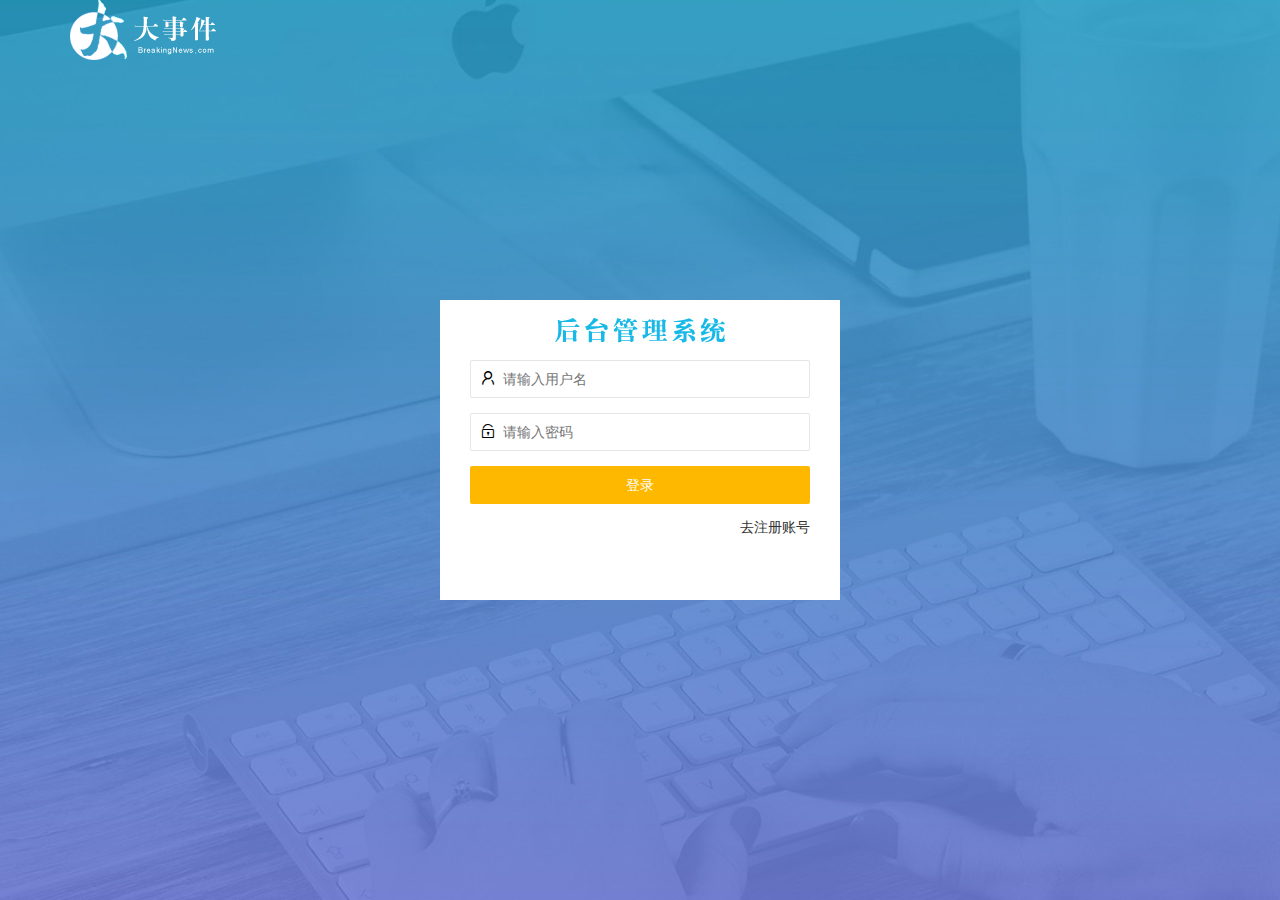
<file: login.html>
<!DOCTYPE html>
<html lang="en">

<head>
    <meta charset="UTF-8">
    <meta name="viewport" content="width=device-width, initial-scale=1.0">
    <title>大事件-登录/注册</title>
    <link rel="stylesheet" href="./assets/lib/layui/css/layui.css">
    <link rel="stylesheet" href="./assets/css/login.css">
</head>

<body>
    <!-- 头部 logo 区域 -->
    <div class="layui-main">
        <img src="./assets/images/logo.png" alt="">
    </div>
    <!-- 登录注册区域 -->
    <div class="loginAndRegBox">
        <div class="title-box"></div>
        <!-- 登录的div -->
        <div class="login-box">
            <!-- 登录表单 begin-->
            <form class="layui-form" action="" id="form_login">
                <!-- 用户名 -->
                <div class="layui-form-item">
                    <i class="layui-icon layui-icon-username"></i>
                    <input type="text" name="username" required lay-verify="required" placeholder="请输入用户名"
                        autocomplete="off" class="layui-input">
                </div>
                <!-- 密码 -->
                <div class="layui-form-item">
                    <i class="layui-icon layui-icon-password"></i>
                    <input type="password" name="password" required lay-verify="required|pwd" placeholder="请输入密码"
                        autocomplete="off" class="layui-input">
                </div>
                <!-- 登录按钮 -->
                <div class="layui-form-item">
                    <!-- 表单按钮lay-submit区别提交按钮和普通按钮 -->
                    <button class="layui-btn layui-btn-fluid layui-btn-warm" lay-submit
                        lay-filter="formDemo">登录</button>
                </div>
                <!-- 超链接按钮 -->
                <div class="layui-form-item links">
                    <a href="javascript:;" id="link_reg">去注册账号</a>
                </div>
            </form>
            <!-- 登录表单 end -->
            <!-- <a href="javascript:;" id="link_reg">去注册账号</a> -->
        </div>
        <!-- 注册的div -->
        <div class="reg-box">
            <!-- 注册表单 begin-->
            <form class="layui-form" action="" id="regForm">
                <!-- 用户名 -->
                <div class="layui-form-item">
                    <i class="layui-icon layui-icon-username"></i>
                    <input type="text" name="username" required lay-verify="required" placeholder="请输入用户名"
                        autocomplete="off" class="layui-input">
                </div>
                <!-- 密码 -->
                <div class="layui-form-item">
                    <i class="layui-icon layui-icon-password"></i>
                    <input type="password" name="password" required lay-verify="required|pwd" placeholder="请输入密码"
                        autocomplete="off" class="layui-input">
                </div>
                <!-- 确认密码 -->
                <div class="layui-form-item">
                    <i class="layui-icon layui-icon-password"></i>
                    <input type="password" name="repassword" required lay-verify="required|pwd|repwd"
                        placeholder="再次确认密码" autocomplete="off" class="layui-input">
                </div>
                <!-- 注册按钮 -->
                <div class="layui-form-item">
                    <!-- 表单按钮lay-submit区别提交按钮和普通按钮 -->
                    <button class="layui-btn layui-btn-fluid layui-btn-warm" lay-submit
                        lay-filter="formDemo">注册</button>
                </div>
                <!-- 超链接按钮 -->
                <div class="layui-form-item links">
                    <a href="javascript:;" id="link_login">去登录</a>
                </div>
            </form>
            <!-- <a href="javascript:;" id="link_login">去登录</a> -->
        </div>



        <!-- 导入 layui 的JS文件 -->
        <script src="/assets/lib/layui/layui.all.js"></script>
        <!-- 导入 JQuery -->
        <script src="./assets/lib/jquery.js"></script>
        <!-- 导入js文件 -->
        <script src="/assets/js/baseAPI.js"></script>
        <!-- 导入自己的 JavaScript 脚本 -->
        <script src="./assets/js/login.js"></script>
    </div>
</body>

</html>
</file>
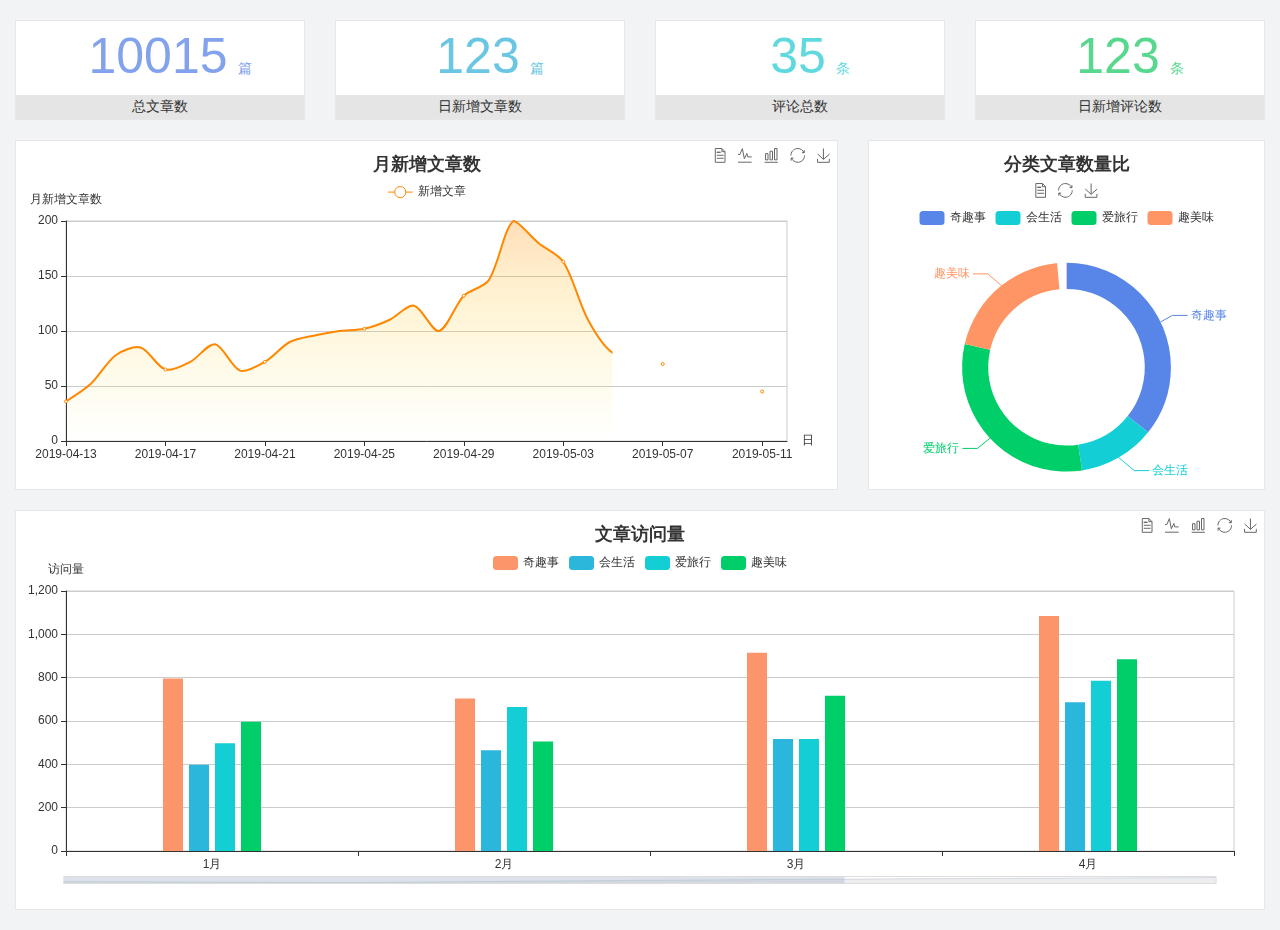
<file: home/dashboard.html>
<!DOCTYPE html>
<html lang="en">

<head>
  <meta charset="UTF-8">
  <meta name="viewport" content="width=device-width, initial-scale=1.0">
  <meta http-equiv="X-UA-Compatible" content="ie=edge">
  <title>图表统计</title>
  <link rel="stylesheet" href="../../assets/lib/bootstrap.css" />
  <link rel="stylesheet" href="../../assets/lib/main.css" />
  <script src="../../assets/lib/jquery.js"></script>
  <script type="text/javascript" src="../../assets/lib/echarts.min.js"></script>
</head>

<body>
  <div class="container-fluid">
    <div class="row spannel_list">
      <div class="col-sm-3 col-xs-6">
        <div class="spannel">
          <em>10015</em><span>篇</span>
          <b>总文章数</b>
        </div>
      </div>
      <div class="col-sm-3 col-xs-6">
        <div class="spannel scolor01">
          <em>123</em><span>篇</span>
          <b>日新增文章数</b>
        </div>
      </div>
      <div class="col-sm-3 col-xs-6">
        <div class="spannel scolor02">
          <em>35</em><span>条</span>
          <b>评论总数</b>
        </div>
      </div>
      <div class="col-sm-3 col-xs-6">
        <div class="spannel scolor03">
          <em>123</em><span>条</span>
          <b>日新增评论数</b>
        </div>
      </div>
    </div>
  </div>

  <div class="container-fluid">
    <div class="row curve-pie">
      <div class="col-lg-8 col-md-8">
        <div class="gragh_pannel" id="curve_show"></div>
      </div>
      <div class="col-lg-4 col-md-4">
        <div class="gragh_pannel" id="pie_show"></div>
      </div>
    </div>
  </div>

  <div class="container-fluid">
    <div class="column_pannel" id="column_show"></div>
  </div>

  <script>
    var oChart = echarts.init(document.getElementById('curve_show'));
    var aList_all = [
      { 'count': 36, 'date': '2019-04-13' },
      { 'count': 52, 'date': '2019-04-14' },
      { 'count': 78, 'date': '2019-04-15' },
      { 'count': 85, 'date': '2019-04-16' },
      { 'count': 65, 'date': '2019-04-17' },
      { 'count': 72, 'date': '2019-04-18' },
      { 'count': 88, 'date': '2019-04-19' },
      { 'count': 64, 'date': '2019-04-20' },
      { 'count': 72, 'date': '2019-04-21' },
      { 'count': 90, 'date': '2019-04-22' },
      { 'count': 96, 'date': '2019-04-23' },
      { 'count': 100, 'date': '2019-04-24' },
      { 'count': 102, 'date': '2019-04-25' },
      { 'count': 110, 'date': '2019-04-26' },
      { 'count': 123, 'date': '2019-04-27' },
      { 'count': 100, 'date': '2019-04-28' },
      { 'count': 132, 'date': '2019-04-29' },
      { 'count': 146, 'date': '2019-04-30' },
      { 'count': 200, 'date': '2019-05-01' },
      { 'count': 180, 'date': '2019-05-02' },
      { 'count': 163, 'date': '2019-05-03' },
      { 'count': 110, 'date': '2019-05-04' },
      { 'count': 80, 'date': '2019-05-05' },
      { 'count': 82, 'date': '2019-05-06' },
      { 'count': 70, 'date': '2019-05-07' },
      { 'count': 65, 'date': '2019-05-08' },
      { 'count': 54, 'date': '2019-05-09' },
      { 'count': 40, 'date': '2019-05-10' },
      { 'count': 45, 'date': '2019-05-11' },
      { 'count': 38, 'date': '2019-05-12' },
    ];

    let aCount = [];
    let aDate = [];

    for (var i = 0; i < aList_all.length; i++) {
      aCount.push(aList_all[i].count);
      aDate.push(aList_all[i].date);
    }

    var chartopt = {
      title: {
        text: '月新增文章数',
        left: 'center',
        top: '10'
      },
      tooltip: {
        trigger: 'axis'
      },
      legend: {
        data: ['新增文章'],
        top: '40'
      },
      toolbox: {
        show: true,
        feature: {
          mark: { show: true },
          dataView: { show: true, readOnly: false },
          magicType: { show: true, type: ['line', 'bar'] },
          restore: { show: true },
          saveAsImage: { show: true }
        }
      },
      calculable: true,
      xAxis: [
        {
          name: '日',
          type: 'category',
          boundaryGap: false,
          data: aDate
        }
      ],
      yAxis: [
        {
          name: '月新增文章数',
          type: 'value'
        }
      ],
      series: [
        {
          name: '新增文章',
          type: 'line',
          smooth: true,
          itemStyle: { normal: { areaStyle: { type: 'default' }, color: '#f80' }, lineStyle: { color: '#f80' } },
          data: aCount
        }],
      areaStyle: {
        normal: {
          color: new echarts.graphic.LinearGradient(0, 0, 0, 1, [{
            offset: 0,
            color: 'rgba(255,136,0,0.39)'
          }, {
            offset: .34,
            color: 'rgba(255,180,0,0.25)'
          }, {
            offset: 1,
            color: 'rgba(255,222,0,0.00)'
          }])

        }
      },
      grid: {
        show: true,
        x: 50,
        x2: 50,
        y: 80,
        height: 220
      }
    };

    oChart.setOption(chartopt);


    var oPie = echarts.init(document.getElementById('pie_show'));
    var oPieopt =
    {
      title: {
        top: 10,
        text: '分类文章数量比',
        x: 'center'
      },
      tooltip: {
        trigger: 'item',
        formatter: "{a} <br/>{b} : {c} ({d}%)"
      },
      color: ['#5885e8', '#13cfd5', '#00ce68', '#ff9565'],
      legend: {
        x: 'center',
        top: 65,
        data: ['奇趣事', '会生活', '爱旅行', '趣美味']
      },
      toolbox: {
        show: true,
        x: 'center',
        top: 35,
        feature: {
          mark: { show: true },
          dataView: { show: true, readOnly: false },
          magicType: {
            show: true,
            type: ['pie', 'funnel'],
            option: {
              funnel: {
                x: '25%',
                width: '50%',
                funnelAlign: 'left',
                max: 1548
              }
            }
          },
          restore: { show: true },
          saveAsImage: { show: true }
        }
      },
      calculable: true,
      series: [
        {
          name: '访问来源',
          type: 'pie',
          radius: ['45%', '60%'],
          center: ['50%', '65%'],
          data: [
            { value: 300, name: '奇趣事' },
            { value: 100, name: '会生活' },
            { value: 260, name: '爱旅行' },
            { value: 180, name: '趣美味' }
          ]
        }
      ]
    };
    oPie.setOption(oPieopt);



    var oColumn = this.echarts.init(document.getElementById('column_show'));
    var oColumnopt =
    {
      title: {
        text: '文章访问量',
        left: 'center',
        top: '10'
      },
      tooltip: {
        trigger: 'axis'
      },
      legend: {
        data: ['奇趣事', '会生活', '爱旅行', '趣美味'],
        top: '40'
      },
      toolbox: {
        show: true,
        feature: {
          mark: { show: true },
          dataView: { show: true, readOnly: false },
          magicType: { show: true, type: ['line', 'bar'] },
          restore: { show: true },
          saveAsImage: { show: true }
        }
      },
      calculable: true,
      xAxis: [
        {
          type: 'category',
          data: ['1月', '2月', '3月', '4月', '5月']
        }
      ],
      yAxis: [
        {
          name: '访问量',
          type: 'value'
        }
      ],
      series: [
        {
          name: '奇趣事',
          type: 'bar',
          barWidth: 20,
          itemStyle: {
            normal: { areaStyle: { type: 'default' }, color: '#fd956a' }
          },
          data: [800, 708, 920, 1090, 1200]
        },
        {
          name: '会生活',
          type: 'bar',
          barWidth: 20,
          itemStyle: {
            normal: { areaStyle: { type: 'default' }, color: '#2bb6db' }
          },
          data: [400, 468, 520, 690, 800]
        },
        {
          name: '爱旅行',
          type: 'bar',
          barWidth: 20,
          itemStyle: {
            normal: { areaStyle: { type: 'default' }, color: '#13cfd5' }
          },
          data: [500, 668, 520, 790, 900]
        },
        {
          name: '趣美味',
          type: 'bar',
          barWidth: 20,
          itemStyle: {
            normal: { areaStyle: { type: 'default' }, color: '#00ce68' }
          },
          data: [600, 508, 720, 890, 1000]
        }
      ],
      grid: {
        show: true,
        x: 50,
        x2: 30,
        y: 80,
        height: 260
      },
      dataZoom: [//给x轴设置滚动条
        {
          start: 0,//默认为0
          end: 100 - 1000 / 31,//默认为100
          type: 'slider',
          show: true,
          xAxisIndex: [0],
          handleSize: 0,//滑动条的 左右2个滑动条的大小
          height: 8,//组件高度
          left: 45, //左边的距离
          right: 50,//右边的距离
          bottom: 26,//右边的距离
          handleColor: '#ddd',//h滑动图标的颜色
          handleStyle: {
            borderColor: "#cacaca",
            borderWidth: "1",
            shadowBlur: 2,
            background: "#ddd",
            shadowColor: "#ddd",
          }
        }]
    };
    oColumn.setOption(oColumnopt);
  </script>
</body>

</html>
</file>
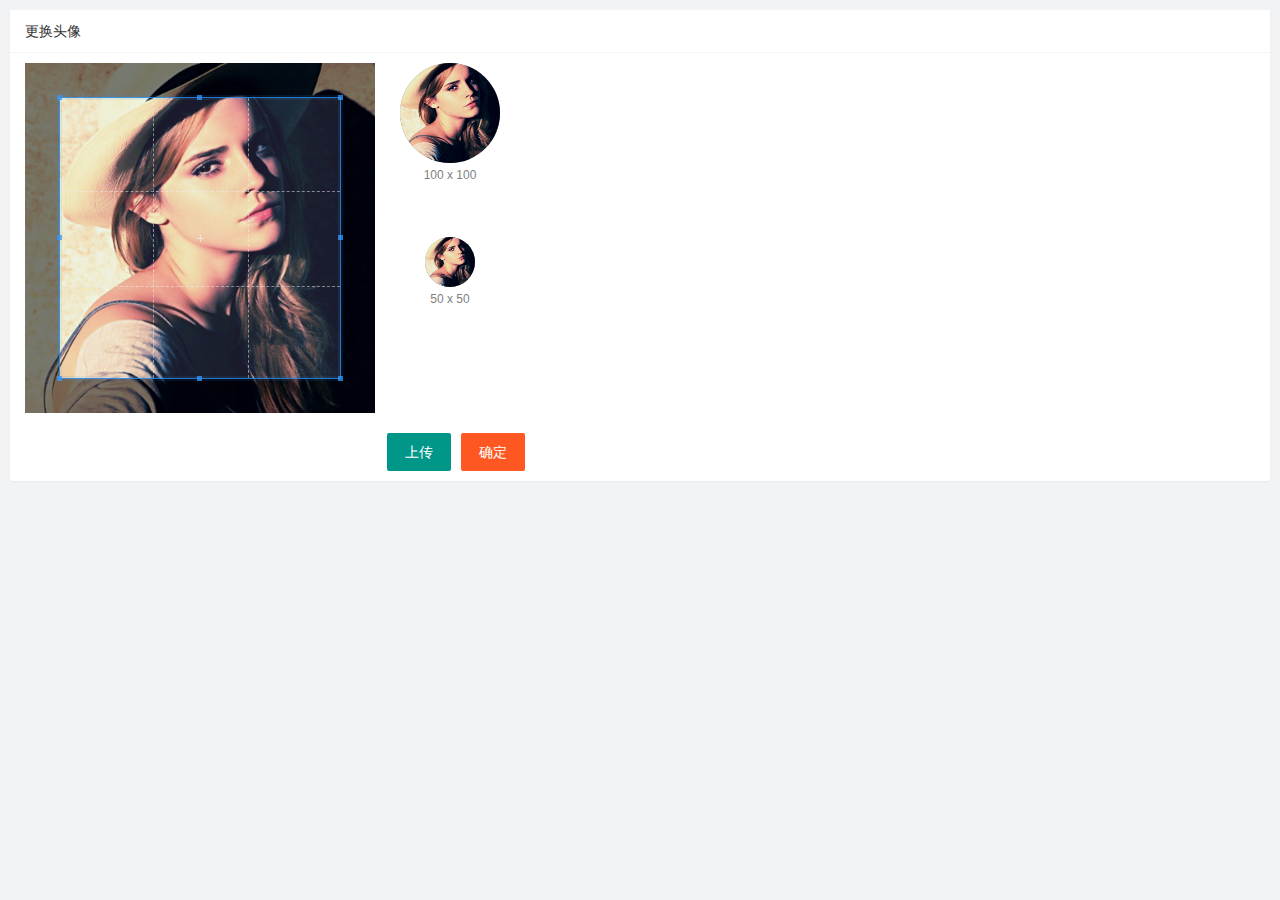
<file: uesr/user_avatar.html>
<!DOCTYPE html>
<html lang="en">

<head>
    <meta charset="UTF-8">
    <meta name="viewport" content="width=device-width, initial-scale=1.0">
    <title>用户信息</title>
    <link rel="stylesheet" href="/assets/lib/layui/css/layui.css">
    <link rel="stylesheet" href="/assets/css/user_avatar.css">
    <link rel="stylesheet" href="/assets/lib/cropper/cropper.css">
</head>

<body>
    <div class="layui-card">
        <div class="layui-card-header">更换头像</div>
        <div class="layui-card-body">
            <!-- 内容 -->
            <!-- 第一行的图片裁剪和预览区域 -->
            <div class="row1">
                <!-- 图片裁剪区域 -->
                <div class="cropper-box">
                    <!-- 这个 img 标签很重要，将来会把它初始化为裁剪区域 -->
                    <img id="image" src="/assets/images/sample.jpg" />
                </div>
                <!-- 图片的预览区域 -->
                <div class="preview-box">
                    <div>
                        <!-- 宽高为 100px 的预览区域 -->
                        <div class="img-preview w100"></div>
                        <p class="size">100 x 100</p>
                    </div>
                    <div>
                        <!-- 宽高为 50px 的预览区域 -->
                        <div class="img-preview w50"></div>
                        <p class="size">50 x 50</p>
                    </div>
                </div>
            </div>

            <!-- 第二行的按钮区域 -->
            <div class="row2">
                <input type="file" id="file" accept="image/png,image/jpeg">
                <button type="button" class="layui-btn" id="btnUpload">上传</button>
                <button id="btnOk" type="button" class="layui-btn layui-btn-danger">确定</button>
            </div>


        </div>
    </div>


    <!-- 导入 layui 的js -->
    <script src="/assets/lib/layui/layui.all.js"></script>

    <!-- 导入 jquery -->
    <script src="/assets/lib/jquery.js"></script>
    <!--  -->
    <script src="/assets/js/baseAPI.js"></script>
    <!--  -->
    <script src="/assets/lib/cropper/Cropper.js"></script>
    <script src="/assets/lib/cropper/jquery-cropper.js"></script>
    <!-- 导入自己js -->
    <script src="/uesr/user_avatar.js"></script>








</body>

</html>
</file>
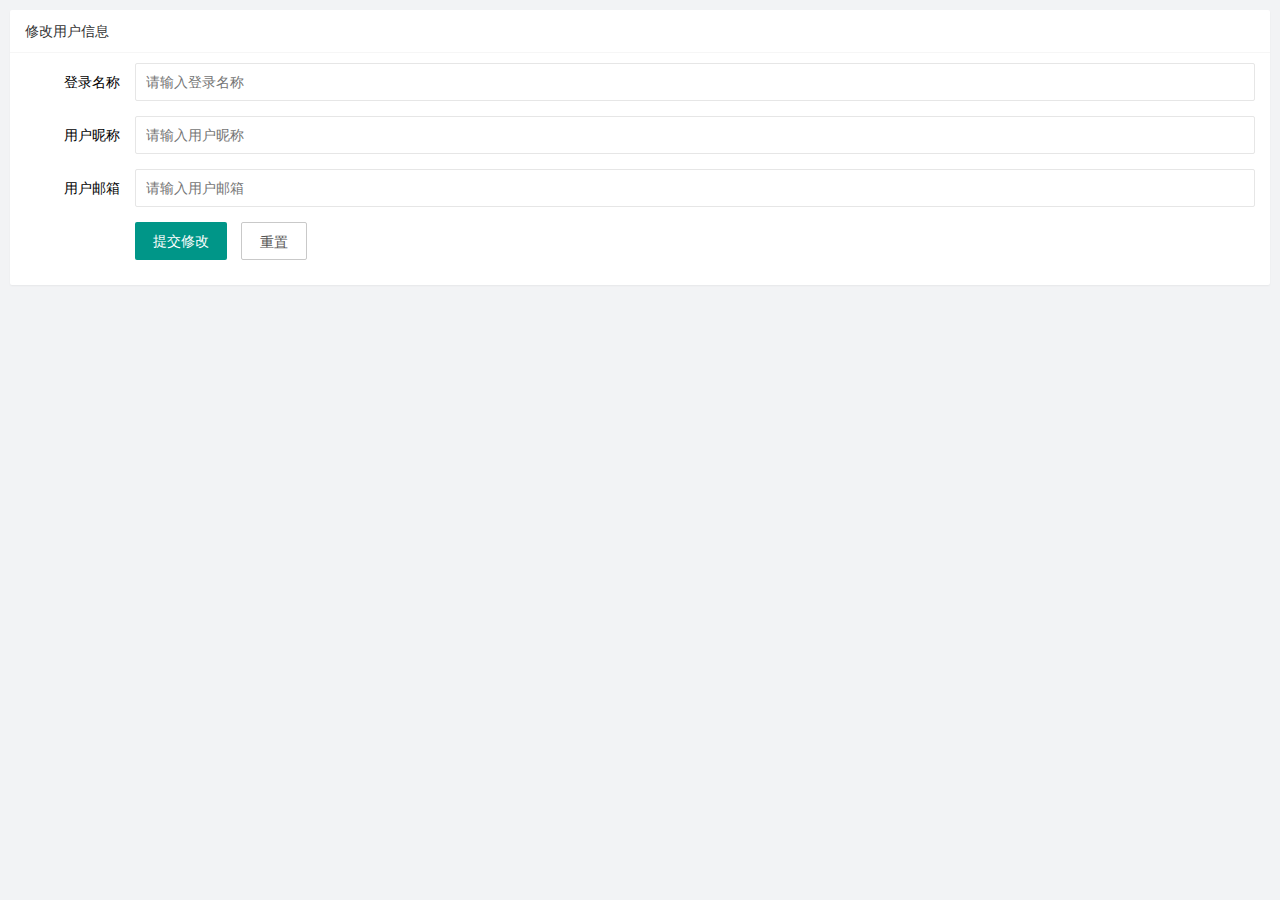
<file: uesr/user_info.html>
<!DOCTYPE html>
<html lang="en">

<head>
    <meta charset="UTF-8">
    <meta name="viewport" content="width=device-width, initial-scale=1.0">
    <title>用户信息</title>
    <link rel="stylesheet" href="/assets/lib/layui/css/layui.css">
    <link rel="stylesheet" href="/assets/css/user_info.css">
</head>

<body>
    <div class="layui-card">
        <div class="layui-card-header">修改用户信息</div>
        <div class="layui-card-body">
            <!-- form表单区域 -->
            <form class="layui-form" lay-filter="formUserInfo">
                <!-- id隐藏域,在ajax 加载用户信息后 通过js 设置值 -->
                <input type="hidden" name="id" value="">
                <!-- 用户名 -->
                <div class="layui-form-item">
                    <label class="layui-form-label">登录名称</label>
                    <div class="layui-input-block">
                        <input type="text" name="username" required lay-verify="required" placeholder="请输入登录名称"
                            autocomplete="off" class="layui-input" readonly>
                    </div>
                </div>
                <!-- 用户昵称 -->
                <div class="layui-form-item">
                    <label class="layui-form-label">用户昵称</label>
                    <div class="layui-input-block">
                        <input type="text" name="nickname" required lay-verify="required|nickname" placeholder="请输入用户昵称"
                            autocomplete="off" class="layui-input">
                    </div>
                </div>
                <!-- 用户邮箱 -->
                <div class="layui-form-item">
                    <label class="layui-form-label">用户邮箱</label>
                    <div class="layui-input-block">
                        <input type="text" name="email" required lay-verify="required" placeholder="请输入用户邮箱"
                            autocomplete="off" class="layui-input">
                    </div>
                </div>
                <!-- 提交按钮 -->
                <div class="layui-form-item">
                    <div class="layui-input-block">
                        <button class="layui-btn" lay-submit lay-filter="formDemo">提交修改</button>
                        <button type="button" class="layui-btn layui-btn-primary" id="btnReset">重置</button>
                    </div>
                </div>
            </form>
        </div>
    </div>


    <!-- 导入 layui 的js -->
    <script src="/assets/lib/layui/layui.all.js"></script>

    <!-- 导入 jquery -->
    <script src="/assets/lib/jquery.js"></script>
    <!--  -->
    <script src="/assets/js/baseAPI.js"></script>
    <!-- 导入自己js -->
    <script src="/uesr/uesr_info.js"></script>








</body>

</html>
</file>
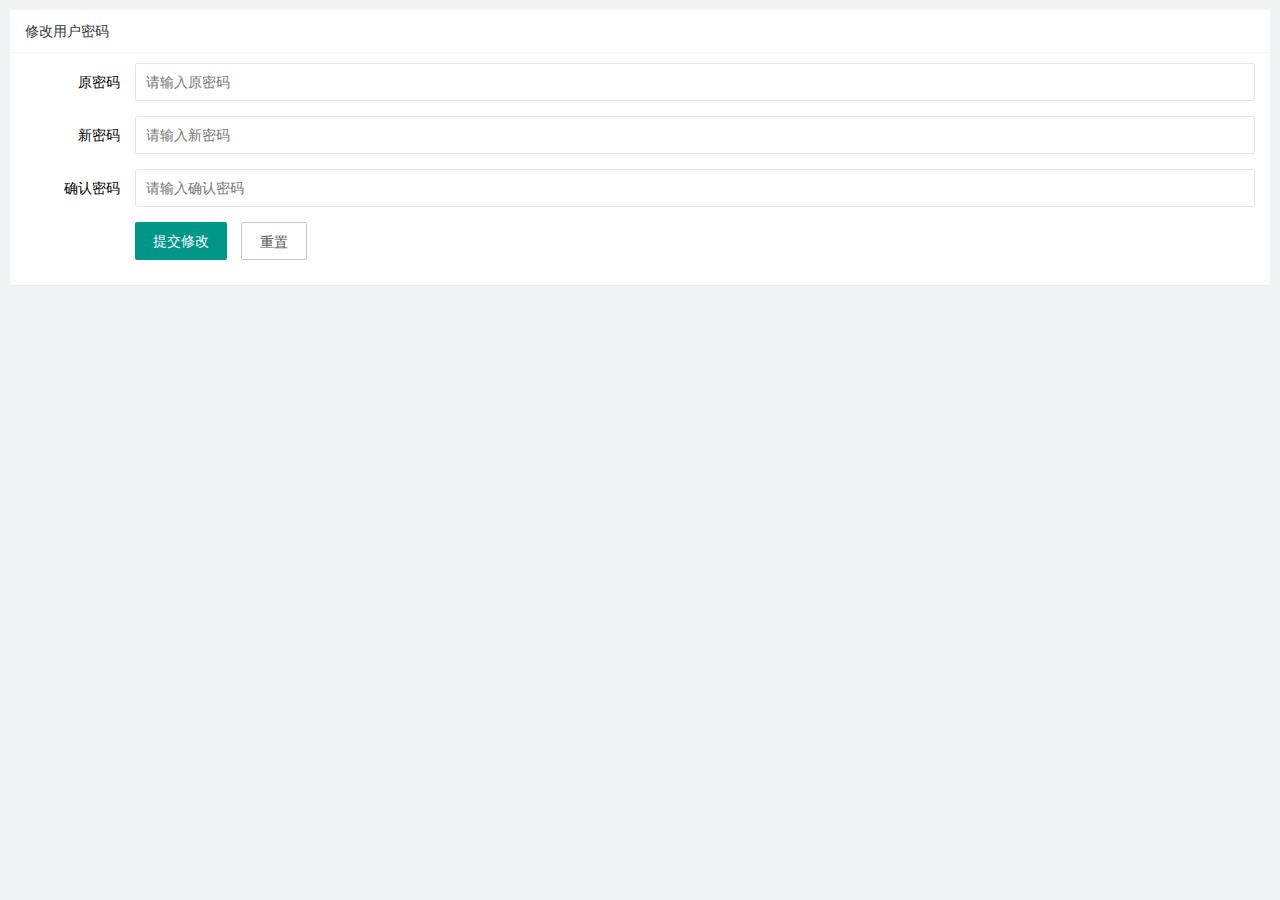
<file: uesr/user_pwd.html>
<!DOCTYPE html>
<html lang="en">

<head>
    <meta charset="UTF-8">
    <meta name="viewport" content="width=device-width, initial-scale=1.0">
    <title>用户信息</title>
    <link rel="stylesheet" href="/assets/lib/layui/css/layui.css">
    <link rel="stylesheet" href="/assets/css/user_pwd.css">
</head>

<body>
    <div class="layui-card">
        <div class="layui-card-header">修改用户密码</div>
        <div class="layui-card-body">
            <!-- form表单区域 -->
            <form class="layui-form" lay-filter="formUserInfo">
                <!-- id隐藏域,在ajax 加载用户信息后 通过js 设置值 -->
                <input type="hidden" name="id" value="">
                <!-- 原密码 -->
                <div class="layui-form-item">
                    <label class="layui-form-label">原密码</label>
                    <div class="layui-input-block">
                        <input type="password" name="oldPwd" required lay-verify="required|pwd" placeholder="请输入原密码"
                            autocomplete="off" class="layui-input">
                    </div>
                </div>
                <!-- 新密码 -->
                <div class="layui-form-item">
                    <label class="layui-form-label">新密码</label>
                    <div class="layui-input-block">
                        <input type="password" name="newPwd" required lay-verify="required|pwd|samepwd"
                            placeholder="请输入新密码" autocomplete="off" class="layui-input">
                    </div>
                </div>
                <!-- 确认密码 -->
                <div class="layui-form-item">
                    <label class="layui-form-label">确认密码</label>
                    <div class="layui-input-block">
                        <input type="password" name="reNewPwd" required lay-verify="required|confirmpwd"
                            placeholder="请输入确认密码" autocomplete="off" class="layui-input">
                    </div>
                </div>
                <!-- 提交按钮 -->
                <div class="layui-form-item">
                    <div class="layui-input-block">
                        <button class="layui-btn" lay-submit lay-filter="formDemo">提交修改</button>
                        <button type="button" class="layui-btn layui-btn-primary" id="btnReset">重置</button>
                    </div>
                </div>
            </form>
        </div>
    </div>


    <!-- 导入 layui 的js -->
    <script src="/assets/lib/layui/layui.all.js"></script>

    <!-- 导入 jquery -->
    <script src="/assets/lib/jquery.js"></script>
    <!--  -->
    <script src="/assets/js/baseAPI.js"></script>
    <!-- 导入自己js -->
    <script src="/uesr/uesr_kwd.js"></script>








</body>

</html>
</file>
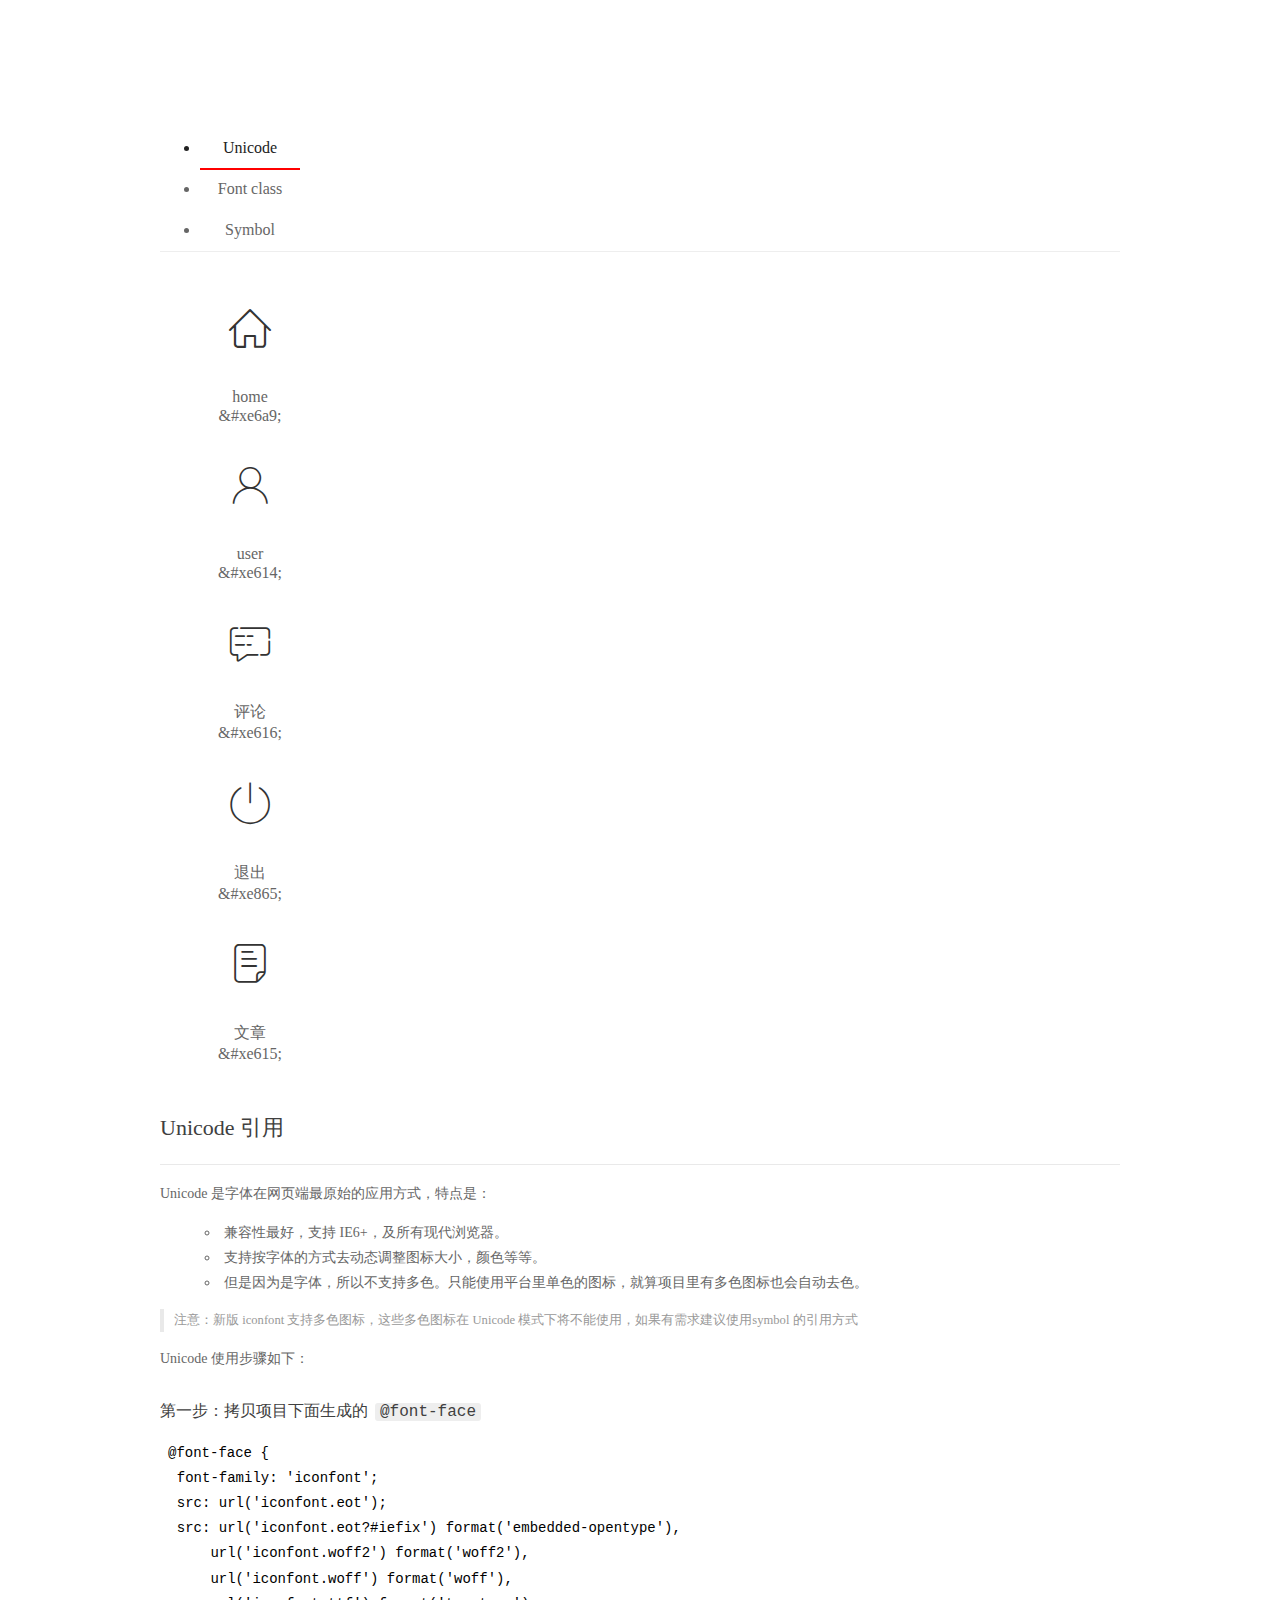
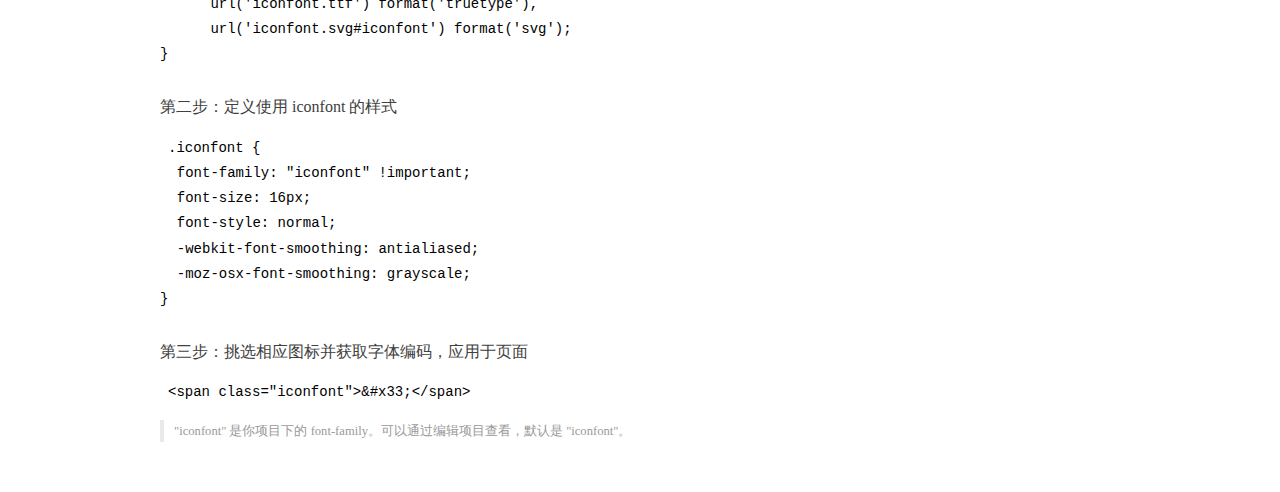
<file: assets/fonts/demo_index.html>
<!DOCTYPE html>
<html>
<head>
  <meta charset="utf-8"/>
  <title>IconFont Demo</title>
  <link rel="shortcut icon" href="https://gtms04.alicdn.com/tps/i4/TB1_oz6GVXXXXaFXpXXJDFnIXXX-64-64.ico" type="image/x-icon"/>
  <link rel="stylesheet" href="https://g.alicdn.com/thx/cube/1.3.2/cube.min.css">
  <link rel="stylesheet" href="demo.css">
  <link rel="stylesheet" href="iconfont.css">
  <script src="iconfont.js"></script>
  <!-- jQuery -->
  <script src="https://a1.alicdn.com/oss/uploads/2018/12/26/7bfddb60-08e8-11e9-9b04-53e73bb6408b.js"></script>
  <!-- 代码高亮 -->
  <script src="https://a1.alicdn.com/oss/uploads/2018/12/26/a3f714d0-08e6-11e9-8a15-ebf944d7534c.js"></script>
</head>
<body>
  <div class="main">
    <h1 class="logo"><a href="https://www.iconfont.cn/" title="iconfont 首页" target="_blank">&#xe86b;</a></h1>
    <div class="nav-tabs">
      <ul id="tabs" class="dib-box">
        <li class="dib active"><span>Unicode</span></li>
        <li class="dib"><span>Font class</span></li>
        <li class="dib"><span>Symbol</span></li>
      </ul>
      
    </div>
    <div class="tab-container">
      <div class="content unicode" style="display: block;">
          <ul class="icon_lists dib-box">
          
            <li class="dib">
              <span class="icon iconfont">&#xe6a9;</span>
                <div class="name">home</div>
                <div class="code-name">&amp;#xe6a9;</div>
              </li>
          
            <li class="dib">
              <span class="icon iconfont">&#xe614;</span>
                <div class="name">user</div>
                <div class="code-name">&amp;#xe614;</div>
              </li>
          
            <li class="dib">
              <span class="icon iconfont">&#xe616;</span>
                <div class="name">评论</div>
                <div class="code-name">&amp;#xe616;</div>
              </li>
          
            <li class="dib">
              <span class="icon iconfont">&#xe865;</span>
                <div class="name">退出</div>
                <div class="code-name">&amp;#xe865;</div>
              </li>
          
            <li class="dib">
              <span class="icon iconfont">&#xe615;</span>
                <div class="name">文章</div>
                <div class="code-name">&amp;#xe615;</div>
              </li>
          
          </ul>
          <div class="article markdown">
          <h2 id="unicode-">Unicode 引用</h2>
          <hr>

          <p>Unicode 是字体在网页端最原始的应用方式，特点是：</p>
          <ul>
            <li>兼容性最好，支持 IE6+，及所有现代浏览器。</li>
            <li>支持按字体的方式去动态调整图标大小，颜色等等。</li>
            <li>但是因为是字体，所以不支持多色。只能使用平台里单色的图标，就算项目里有多色图标也会自动去色。</li>
          </ul>
          <blockquote>
            <p>注意：新版 iconfont 支持多色图标，这些多色图标在 Unicode 模式下将不能使用，如果有需求建议使用symbol 的引用方式</p>
          </blockquote>
          <p>Unicode 使用步骤如下：</p>
          <h3 id="-font-face">第一步：拷贝项目下面生成的 <code>@font-face</code></h3>
<pre><code class="language-css"
>@font-face {
  font-family: 'iconfont';
  src: url('iconfont.eot');
  src: url('iconfont.eot?#iefix') format('embedded-opentype'),
      url('iconfont.woff2') format('woff2'),
      url('iconfont.woff') format('woff'),
      url('iconfont.ttf') format('truetype'),
      url('iconfont.svg#iconfont') format('svg');
}
</code></pre>
          <h3 id="-iconfont-">第二步：定义使用 iconfont 的样式</h3>
<pre><code class="language-css"
>.iconfont {
  font-family: "iconfont" !important;
  font-size: 16px;
  font-style: normal;
  -webkit-font-smoothing: antialiased;
  -moz-osx-font-smoothing: grayscale;
}
</code></pre>
          <h3 id="-">第三步：挑选相应图标并获取字体编码，应用于页面</h3>
<pre>
<code class="language-html"
>&lt;span class="iconfont"&gt;&amp;#x33;&lt;/span&gt;
</code></pre>
          <blockquote>
            <p>"iconfont" 是你项目下的 font-family。可以通过编辑项目查看，默认是 "iconfont"。</p>
          </blockquote>
          </div>
      </div>
      <div class="content font-class">
        <ul class="icon_lists dib-box">
          
          <li class="dib">
            <span class="icon iconfont icon-home"></span>
            <div class="name">
              home
            </div>
            <div class="code-name">.icon-home
            </div>
          </li>
          
          <li class="dib">
            <span class="icon iconfont icon-user"></span>
            <div class="name">
              user
            </div>
            <div class="code-name">.icon-user
            </div>
          </li>
          
          <li class="dib">
            <span class="icon iconfont icon-pinglun"></span>
            <div class="name">
              评论
            </div>
            <div class="code-name">.icon-pinglun
            </div>
          </li>
          
          <li class="dib">
            <span class="icon iconfont icon-tuichu"></span>
            <div class="name">
              退出
            </div>
            <div class="code-name">.icon-tuichu
            </div>
          </li>
          
          <li class="dib">
            <span class="icon iconfont icon-16"></span>
            <div class="name">
              文章
            </div>
            <div class="code-name">.icon-16
            </div>
          </li>
          
        </ul>
        <div class="article markdown">
        <h2 id="font-class-">font-class 引用</h2>
        <hr>

        <p>font-class 是 Unicode 使用方式的一种变种，主要是解决 Unicode 书写不直观，语意不明确的问题。</p>
        <p>与 Unicode 使用方式相比，具有如下特点：</p>
        <ul>
          <li>兼容性良好，支持 IE8+，及所有现代浏览器。</li>
          <li>相比于 Unicode 语意明确，书写更直观。可以很容易分辨这个 icon 是什么。</li>
          <li>因为使用 class 来定义图标，所以当要替换图标时，只需要修改 class 里面的 Unicode 引用。</li>
          <li>不过因为本质上还是使用的字体，所以多色图标还是不支持的。</li>
        </ul>
        <p>使用步骤如下：</p>
        <h3 id="-fontclass-">第一步：引入项目下面生成的 fontclass 代码：</h3>
<pre><code class="language-html">&lt;link rel="stylesheet" href="./iconfont.css"&gt;
</code></pre>
        <h3 id="-">第二步：挑选相应图标并获取类名，应用于页面：</h3>
<pre><code class="language-html">&lt;span class="iconfont icon-xxx"&gt;&lt;/span&gt;
</code></pre>
        <blockquote>
          <p>"
            iconfont" 是你项目下的 font-family。可以通过编辑项目查看，默认是 "iconfont"。</p>
        </blockquote>
      </div>
      </div>
      <div class="content symbol">
          <ul class="icon_lists dib-box">
          
            <li class="dib">
                <svg class="icon svg-icon" aria-hidden="true">
                  <use xlink:href="#icon-home"></use>
                </svg>
                <div class="name">home</div>
                <div class="code-name">#icon-home</div>
            </li>
          
            <li class="dib">
                <svg class="icon svg-icon" aria-hidden="true">
                  <use xlink:href="#icon-user"></use>
                </svg>
                <div class="name">user</div>
                <div class="code-name">#icon-user</div>
            </li>
          
            <li class="dib">
                <svg class="icon svg-icon" aria-hidden="true">
                  <use xlink:href="#icon-pinglun"></use>
                </svg>
                <div class="name">评论</div>
                <div class="code-name">#icon-pinglun</div>
            </li>
          
            <li class="dib">
                <svg class="icon svg-icon" aria-hidden="true">
                  <use xlink:href="#icon-tuichu"></use>
                </svg>
                <div class="name">退出</div>
                <div class="code-name">#icon-tuichu</div>
            </li>
          
            <li class="dib">
                <svg class="icon svg-icon" aria-hidden="true">
                  <use xlink:href="#icon-16"></use>
                </svg>
                <div class="name">文章</div>
                <div class="code-name">#icon-16</div>
            </li>
          
          </ul>
          <div class="article markdown">
          <h2 id="symbol-">Symbol 引用</h2>
          <hr>

          <p>这是一种全新的使用方式，应该说这才是未来的主流，也是平台目前推荐的用法。相关介绍可以参考这篇<a href="">文章</a>
            这种用法其实是做了一个 SVG 的集合，与另外两种相比具有如下特点：</p>
          <ul>
            <li>支持多色图标了，不再受单色限制。</li>
            <li>通过一些技巧，支持像字体那样，通过 <code>font-size</code>, <code>color</code> 来调整样式。</li>
            <li>兼容性较差，支持 IE9+，及现代浏览器。</li>
            <li>浏览器渲染 SVG 的性能一般，还不如 png。</li>
          </ul>
          <p>使用步骤如下：</p>
          <h3 id="-symbol-">第一步：引入项目下面生成的 symbol 代码：</h3>
<pre><code class="language-html">&lt;script src="./iconfont.js"&gt;&lt;/script&gt;
</code></pre>
          <h3 id="-css-">第二步：加入通用 CSS 代码（引入一次就行）：</h3>
<pre><code class="language-html">&lt;style&gt;
.icon {
  width: 1em;
  height: 1em;
  vertical-align: -0.15em;
  fill: currentColor;
  overflow: hidden;
}
&lt;/style&gt;
</code></pre>
          <h3 id="-">第三步：挑选相应图标并获取类名，应用于页面：</h3>
<pre><code class="language-html">&lt;svg class="icon" aria-hidden="true"&gt;
  &lt;use xlink:href="#icon-xxx"&gt;&lt;/use&gt;
&lt;/svg&gt;
</code></pre>
          </div>
      </div>

    </div>
  </div>
  <script>
  $(document).ready(function () {
      $('.tab-container .content:first').show()

      $('#tabs li').click(function (e) {
        var tabContent = $('.tab-container .content')
        var index = $(this).index()

        if ($(this).hasClass('active')) {
          return
        } else {
          $('#tabs li').removeClass('active')
          $(this).addClass('active')

          tabContent.hide().eq(index).fadeIn()
        }
      })
    })
  </script>
</body>
</html>
</file>
<file: assets/lib/layui/css/layui.css>
/** layui-v2.5.5 MIT License By https://www.layui.com */
 .layui-inline,img{display:inline-block;vertical-align:middle}h1,h2,h3,h4,h5,h6{font-weight:400}.layui-edge,.layui-header,.layui-inline,.layui-main{position:relative}.layui-body,.layui-edge,.layui-elip{overflow:hidden}.layui-btn,.layui-edge,.layui-inline,img{vertical-align:middle}.layui-btn,.layui-disabled,.layui-icon,.layui-unselect{-moz-user-select:none;-webkit-user-select:none;-ms-user-select:none}.layui-elip,.layui-form-checkbox span,.layui-form-pane .layui-form-label{text-overflow:ellipsis;white-space:nowrap}.layui-breadcrumb,.layui-tree-btnGroup{visibility:hidden}blockquote,body,button,dd,div,dl,dt,form,h1,h2,h3,h4,h5,h6,input,li,ol,p,pre,td,textarea,th,ul{margin:0;padding:0;-webkit-tap-highlight-color:rgba(0,0,0,0)}a:active,a:hover{outline:0}img{border:none}li{list-style:none}table{border-collapse:collapse;border-spacing:0}h4,h5,h6{font-size:100%}button,input,optgroup,option,select,textarea{font-family:inherit;font-size:inherit;font-style:inherit;font-weight:inherit;outline:0}pre{white-space:pre-wrap;white-space:-moz-pre-wrap;white-space:-pre-wrap;white-space:-o-pre-wrap;word-wrap:break-word}body{line-height:24px;font:14px Helvetica Neue,Helvetica,PingFang SC,Tahoma,Arial,sans-serif}hr{height:1px;margin:10px 0;border:0;clear:both}a{color:#333;text-decoration:none}a:hover{color:#777}a cite{font-style:normal;*cursor:pointer}.layui-border-box,.layui-border-box *{box-sizing:border-box}.layui-box,.layui-box *{box-sizing:content-box}.layui-clear{clear:both;*zoom:1}.layui-clear:after{content:'\20';clear:both;*zoom:1;display:block;height:0}.layui-inline{*display:inline;*zoom:1}.layui-edge{display:inline-block;width:0;height:0;border-width:6px;border-style:dashed;border-color:transparent}.layui-edge-top{top:-4px;border-bottom-color:#999;border-bottom-style:solid}.layui-edge-right{border-left-color:#999;border-left-style:solid}.layui-edge-bottom{top:2px;border-top-color:#999;border-top-style:solid}.layui-edge-left{border-right-color:#999;border-right-style:solid}.layui-disabled,.layui-disabled:hover{color:#d2d2d2!important;cursor:not-allowed!important}.layui-circle{border-radius:100%}.layui-show{display:block!important}.layui-hide{display:none!important}@font-face{font-family:layui-icon;src:url(../font/iconfont.eot?v=250);src:url(../font/iconfont.eot?v=250#iefix) format('embedded-opentype'),url(../font/iconfont.woff2?v=250) format('woff2'),url(../font/iconfont.woff?v=250) format('woff'),url(../font/iconfont.ttf?v=250) format('truetype'),url(../font/iconfont.svg?v=250#layui-icon) format('svg')}.layui-icon{font-family:layui-icon!important;font-size:16px;font-style:normal;-webkit-font-smoothing:antialiased;-moz-osx-font-smoothing:grayscale}.layui-icon-reply-fill:before{content:"\e611"}.layui-icon-set-fill:before{content:"\e614"}.layui-icon-menu-fill:before{content:"\e60f"}.layui-icon-search:before{content:"\e615"}.layui-icon-share:before{content:"\e641"}.layui-icon-set-sm:before{content:"\e620"}.layui-icon-engine:before{content:"\e628"}.layui-icon-close:before{content:"\1006"}.layui-icon-close-fill:before{content:"\1007"}.layui-icon-chart-screen:before{content:"\e629"}.layui-icon-star:before{content:"\e600"}.layui-icon-circle-dot:before{content:"\e617"}.layui-icon-chat:before{content:"\e606"}.layui-icon-release:before{content:"\e609"}.layui-icon-list:before{content:"\e60a"}.layui-icon-chart:before{content:"\e62c"}.layui-icon-ok-circle:before{content:"\1005"}.layui-icon-layim-theme:before{content:"\e61b"}.layui-icon-table:before{content:"\e62d"}.layui-icon-right:before{content:"\e602"}.layui-icon-left:before{content:"\e603"}.layui-icon-cart-simple:before{content:"\e698"}.layui-icon-face-cry:before{content:"\e69c"}.layui-icon-face-smile:before{content:"\e6af"}.layui-icon-survey:before{content:"\e6b2"}.layui-icon-tree:before{content:"\e62e"}.layui-icon-upload-circle:before{content:"\e62f"}.layui-icon-add-circle:before{content:"\e61f"}.layui-icon-download-circle:before{content:"\e601"}.layui-icon-templeate-1:before{content:"\e630"}.layui-icon-util:before{content:"\e631"}.layui-icon-face-surprised:before{content:"\e664"}.layui-icon-edit:before{content:"\e642"}.layui-icon-speaker:before{content:"\e645"}.layui-icon-down:before{content:"\e61a"}.layui-icon-file:before{content:"\e621"}.layui-icon-layouts:before{content:"\e632"}.layui-icon-rate-half:before{content:"\e6c9"}.layui-icon-add-circle-fine:before{content:"\e608"}.layui-icon-prev-circle:before{content:"\e633"}.layui-icon-read:before{content:"\e705"}.layui-icon-404:before{content:"\e61c"}.layui-icon-carousel:before{content:"\e634"}.layui-icon-help:before{content:"\e607"}.layui-icon-code-circle:before{content:"\e635"}.layui-icon-water:before{content:"\e636"}.layui-icon-username:before{content:"\e66f"}.layui-icon-find-fill:before{content:"\e670"}.layui-icon-about:before{content:"\e60b"}.layui-icon-location:before{content:"\e715"}.layui-icon-up:before{content:"\e619"}.layui-icon-pause:before{content:"\e651"}.layui-icon-date:before{content:"\e637"}.layui-icon-layim-uploadfile:before{content:"\e61d"}.layui-icon-delete:before{content:"\e640"}.layui-icon-play:before{content:"\e652"}.layui-icon-top:before{content:"\e604"}.layui-icon-friends:before{content:"\e612"}.layui-icon-refresh-3:before{content:"\e9aa"}.layui-icon-ok:before{content:"\e605"}.layui-icon-layer:before{content:"\e638"}.layui-icon-face-smile-fine:before{content:"\e60c"}.layui-icon-dollar:before{content:"\e659"}.layui-icon-group:before{content:"\e613"}.layui-icon-layim-download:before{content:"\e61e"}.layui-icon-picture-fine:before{content:"\e60d"}.layui-icon-link:before{content:"\e64c"}.layui-icon-diamond:before{content:"\e735"}.layui-icon-log:before{content:"\e60e"}.layui-icon-rate-solid:before{content:"\e67a"}.layui-icon-fonts-del:before{content:"\e64f"}.layui-icon-unlink:before{content:"\e64d"}.layui-icon-fonts-clear:before{content:"\e639"}.layui-icon-triangle-r:before{content:"\e623"}.layui-icon-circle:before{content:"\e63f"}.layui-icon-radio:before{content:"\e643"}.layui-icon-align-center:before{content:"\e647"}.layui-icon-align-right:before{content:"\e648"}.layui-icon-align-left:before{content:"\e649"}.layui-icon-loading-1:before{content:"\e63e"}.layui-icon-return:before{content:"\e65c"}.layui-icon-fonts-strong:before{content:"\e62b"}.layui-icon-upload:before{content:"\e67c"}.layui-icon-dialogue:before{content:"\e63a"}.layui-icon-video:before{content:"\e6ed"}.layui-icon-headset:before{content:"\e6fc"}.layui-icon-cellphone-fine:before{content:"\e63b"}.layui-icon-add-1:before{content:"\e654"}.layui-icon-face-smile-b:before{content:"\e650"}.layui-icon-fonts-html:before{content:"\e64b"}.layui-icon-form:before{content:"\e63c"}.layui-icon-cart:before{content:"\e657"}.layui-icon-camera-fill:before{content:"\e65d"}.layui-icon-tabs:before{content:"\e62a"}.layui-icon-fonts-code:before{content:"\e64e"}.layui-icon-fire:before{content:"\e756"}.layui-icon-set:before{content:"\e716"}.layui-icon-fonts-u:before{content:"\e646"}.layui-icon-triangle-d:before{content:"\e625"}.layui-icon-tips:before{content:"\e702"}.layui-icon-picture:before{content:"\e64a"}.layui-icon-more-vertical:before{content:"\e671"}.layui-icon-flag:before{content:"\e66c"}.layui-icon-loading:before{content:"\e63d"}.layui-icon-fonts-i:before{content:"\e644"}.layui-icon-refresh-1:before{content:"\e666"}.layui-icon-rmb:before{content:"\e65e"}.layui-icon-home:before{content:"\e68e"}.layui-icon-user:before{content:"\e770"}.layui-icon-notice:before{content:"\e667"}.layui-icon-login-weibo:before{content:"\e675"}.layui-icon-voice:before{content:"\e688"}.layui-icon-upload-drag:before{content:"\e681"}.layui-icon-login-qq:before{content:"\e676"}.layui-icon-snowflake:before{content:"\e6b1"}.layui-icon-file-b:before{content:"\e655"}.layui-icon-template:before{content:"\e663"}.layui-icon-auz:before{content:"\e672"}.layui-icon-console:before{content:"\e665"}.layui-icon-app:before{content:"\e653"}.layui-icon-prev:before{content:"\e65a"}.layui-icon-website:before{content:"\e7ae"}.layui-icon-next:before{content:"\e65b"}.layui-icon-component:before{content:"\e857"}.layui-icon-more:before{content:"\e65f"}.layui-icon-login-wechat:before{content:"\e677"}.layui-icon-shrink-right:before{content:"\e668"}.layui-icon-spread-left:before{content:"\e66b"}.layui-icon-camera:before{content:"\e660"}.layui-icon-note:before{content:"\e66e"}.layui-icon-refresh:before{content:"\e669"}.layui-icon-female:before{content:"\e661"}.layui-icon-male:before{content:"\e662"}.layui-icon-password:before{content:"\e673"}.layui-icon-senior:before{content:"\e674"}.layui-icon-theme:before{content:"\e66a"}.layui-icon-tread:before{content:"\e6c5"}.layui-icon-praise:before{content:"\e6c6"}.layui-icon-star-fill:before{content:"\e658"}.layui-icon-rate:before{content:"\e67b"}.layui-icon-template-1:before{content:"\e656"}.layui-icon-vercode:before{content:"\e679"}.layui-icon-cellphone:before{content:"\e678"}.layui-icon-screen-full:before{content:"\e622"}.layui-icon-screen-restore:before{content:"\e758"}.layui-icon-cols:before{content:"\e610"}.layui-icon-export:before{content:"\e67d"}.layui-icon-print:before{content:"\e66d"}.layui-icon-slider:before{content:"\e714"}.layui-icon-addition:before{content:"\e624"}.layui-icon-subtraction:before{content:"\e67e"}.layui-icon-service:before{content:"\e626"}.layui-icon-transfer:before{content:"\e691"}.layui-main{width:1140px;margin:0 auto}.layui-header{z-index:1000;height:60px}.layui-header a:hover{transition:all .5s;-webkit-transition:all .5s}.layui-side{position:fixed;left:0;top:0;bottom:0;z-index:999;width:200px;overflow-x:hidden}.layui-side-scroll{position:relative;width:220px;height:100%;overflow-x:hidden}.layui-body{position:absolute;left:200px;right:0;top:0;bottom:0;z-index:998;width:auto;overflow-y:auto;box-sizing:border-box}.layui-layout-body{overflow:hidden}.layui-layout-admin .layui-header{background-color:#23262E}.layui-layout-admin .layui-side{top:60px;width:200px;overflow-x:hidden}.layui-layout-admin .layui-body{position:fixed;top:60px;bottom:44px}.layui-layout-admin .layui-main{width:auto;margin:0 15px}.layui-layout-admin .layui-footer{position:fixed;left:200px;right:0;bottom:0;height:44px;line-height:44px;padding:0 15px;background-color:#eee}.layui-layout-admin .layui-logo{position:absolute;left:0;top:0;width:200px;height:100%;line-height:60px;text-align:center;color:#009688;font-size:16px}.layui-layout-admin .layui-header .layui-nav{background:0 0}.layui-layout-left{position:absolute!important;left:200px;top:0}.layui-layout-right{position:absolute!important;right:0;top:0}.layui-container{position:relative;margin:0 auto;padding:0 15px;box-sizing:border-box}.layui-fluid{position:relative;margin:0 auto;padding:0 15px}.layui-row:after,.layui-row:before{content:'';display:block;clear:both}.layui-col-lg1,.layui-col-lg10,.layui-col-lg11,.layui-col-lg12,.layui-col-lg2,.layui-col-lg3,.layui-col-lg4,.layui-col-lg5,.layui-col-lg6,.layui-col-lg7,.layui-col-lg8,.layui-col-lg9,.layui-col-md1,.layui-col-md10,.layui-col-md11,.layui-col-md12,.layui-col-md2,.layui-col-md3,.layui-col-md4,.layui-col-md5,.layui-col-md6,.layui-col-md7,.layui-col-md8,.layui-col-md9,.layui-col-sm1,.layui-col-sm10,.layui-col-sm11,.layui-col-sm12,.layui-col-sm2,.layui-col-sm3,.layui-col-sm4,.layui-col-sm5,.layui-col-sm6,.layui-col-sm7,.layui-col-sm8,.layui-col-sm9,.layui-col-xs1,.layui-col-xs10,.layui-col-xs11,.layui-col-xs12,.layui-col-xs2,.layui-col-xs3,.layui-col-xs4,.layui-col-xs5,.layui-col-xs6,.layui-col-xs7,.layui-col-xs8,.layui-col-xs9{position:relative;display:block;box-sizing:border-box}.layui-col-xs1,.layui-col-xs10,.layui-col-xs11,.layui-col-xs12,.layui-col-xs2,.layui-col-xs3,.layui-col-xs4,.layui-col-xs5,.layui-col-xs6,.layui-col-xs7,.layui-col-xs8,.layui-col-xs9{float:left}.layui-col-xs1{width:8.33333333%}.layui-col-xs2{width:16.66666667%}.layui-col-xs3{width:25%}.layui-col-xs4{width:33.33333333%}.layui-col-xs5{width:41.66666667%}.layui-col-xs6{width:50%}.layui-col-xs7{width:58.33333333%}.layui-col-xs8{width:66.66666667%}.layui-col-xs9{width:75%}.layui-col-xs10{width:83.33333333%}.layui-col-xs11{width:91.66666667%}.layui-col-xs12{width:100%}.layui-col-xs-offset1{margin-left:8.33333333%}.layui-col-xs-offset2{margin-left:16.66666667%}.layui-col-xs-offset3{margin-left:25%}.layui-col-xs-offset4{margin-left:33.33333333%}.layui-col-xs-offset5{margin-left:41.66666667%}.layui-col-xs-offset6{margin-left:50%}.layui-col-xs-offset7{margin-left:58.33333333%}.layui-col-xs-offset8{margin-left:66.66666667%}.layui-col-xs-offset9{margin-left:75%}.layui-col-xs-offset10{margin-left:83.33333333%}.layui-col-xs-offset11{margin-left:91.66666667%}.layui-col-xs-offset12{margin-left:100%}@media screen and (max-width:768px){.layui-hide-xs{display:none!important}.layui-show-xs-block{display:block!important}.layui-show-xs-inline{display:inline!important}.layui-show-xs-inline-block{display:inline-block!important}}@media screen and (min-width:768px){.layui-container{width:750px}.layui-hide-sm{display:none!important}.layui-show-sm-block{display:block!important}.layui-show-sm-inline{display:inline!important}.layui-show-sm-inline-block{display:inline-block!important}.layui-col-sm1,.layui-col-sm10,.layui-col-sm11,.layui-col-sm12,.layui-col-sm2,.layui-col-sm3,.layui-col-sm4,.layui-col-sm5,.layui-col-sm6,.layui-col-sm7,.layui-col-sm8,.layui-col-sm9{float:left}.layui-col-sm1{width:8.33333333%}.layui-col-sm2{width:16.66666667%}.layui-col-sm3{width:25%}.layui-col-sm4{width:33.33333333%}.layui-col-sm5{width:41.66666667%}.layui-col-sm6{width:50%}.layui-col-sm7{width:58.33333333%}.layui-col-sm8{width:66.66666667%}.layui-col-sm9{width:75%}.layui-col-sm10{width:83.33333333%}.layui-col-sm11{width:91.66666667%}.layui-col-sm12{width:100%}.layui-col-sm-offset1{margin-left:8.33333333%}.layui-col-sm-offset2{margin-left:16.66666667%}.layui-col-sm-offset3{margin-left:25%}.layui-col-sm-offset4{margin-left:33.33333333%}.layui-col-sm-offset5{margin-left:41.66666667%}.layui-col-sm-offset6{margin-left:50%}.layui-col-sm-offset7{margin-left:58.33333333%}.layui-col-sm-offset8{margin-left:66.66666667%}.layui-col-sm-offset9{margin-left:75%}.layui-col-sm-offset10{margin-left:83.33333333%}.layui-col-sm-offset11{margin-left:91.66666667%}.layui-col-sm-offset12{margin-left:100%}}@media screen and (min-width:992px){.layui-container{width:970px}.layui-hide-md{display:none!important}.layui-show-md-block{display:block!important}.layui-show-md-inline{display:inline!important}.layui-show-md-inline-block{display:inline-block!important}.layui-col-md1,.layui-col-md10,.layui-col-md11,.layui-col-md12,.layui-col-md2,.layui-col-md3,.layui-col-md4,.layui-col-md5,.layui-col-md6,.layui-col-md7,.layui-col-md8,.layui-col-md9{float:left}.layui-col-md1{width:8.33333333%}.layui-col-md2{width:16.66666667%}.layui-col-md3{width:25%}.layui-col-md4{width:33.33333333%}.layui-col-md5{width:41.66666667%}.layui-col-md6{width:50%}.layui-col-md7{width:58.33333333%}.layui-col-md8{width:66.66666667%}.layui-col-md9{width:75%}.layui-col-md10{width:83.33333333%}.layui-col-md11{width:91.66666667%}.layui-col-md12{width:100%}.layui-col-md-offset1{margin-left:8.33333333%}.layui-col-md-offset2{margin-left:16.66666667%}.layui-col-md-offset3{margin-left:25%}.layui-col-md-offset4{margin-left:33.33333333%}.layui-col-md-offset5{margin-left:41.66666667%}.layui-col-md-offset6{margin-left:50%}.layui-col-md-offset7{margin-left:58.33333333%}.layui-col-md-offset8{margin-left:66.66666667%}.layui-col-md-offset9{margin-left:75%}.layui-col-md-offset10{margin-left:83.33333333%}.layui-col-md-offset11{margin-left:91.66666667%}.layui-col-md-offset12{margin-left:100%}}@media screen and (min-width:1200px){.layui-container{width:1170px}.layui-hide-lg{display:none!important}.layui-show-lg-block{display:block!important}.layui-show-lg-inline{display:inline!important}.layui-show-lg-inline-block{display:inline-block!important}.layui-col-lg1,.layui-col-lg10,.layui-col-lg11,.layui-col-lg12,.layui-col-lg2,.layui-col-lg3,.layui-col-lg4,.layui-col-lg5,.layui-col-lg6,.layui-col-lg7,.layui-col-lg8,.layui-col-lg9{float:left}.layui-col-lg1{width:8.33333333%}.layui-col-lg2{width:16.66666667%}.layui-col-lg3{width:25%}.layui-col-lg4{width:33.33333333%}.layui-col-lg5{width:41.66666667%}.layui-col-lg6{width:50%}.layui-col-lg7{width:58.33333333%}.layui-col-lg8{width:66.66666667%}.layui-col-lg9{width:75%}.layui-col-lg10{width:83.33333333%}.layui-col-lg11{width:91.66666667%}.layui-col-lg12{width:100%}.layui-col-lg-offset1{margin-left:8.33333333%}.layui-col-lg-offset2{margin-left:16.66666667%}.layui-col-lg-offset3{margin-left:25%}.layui-col-lg-offset4{margin-left:33.33333333%}.layui-col-lg-offset5{margin-left:41.66666667%}.layui-col-lg-offset6{margin-left:50%}.layui-col-lg-offset7{margin-left:58.33333333%}.layui-col-lg-offset8{margin-left:66.66666667%}.layui-col-lg-offset9{margin-left:75%}.layui-col-lg-offset10{margin-left:83.33333333%}.layui-col-lg-offset11{margin-left:91.66666667%}.layui-col-lg-offset12{margin-left:100%}}.layui-col-space1{margin:-.5px}.layui-col-space1>*{padding:.5px}.layui-col-space3{margin:-1.5px}.layui-col-space3>*{padding:1.5px}.layui-col-space5{margin:-2.5px}.layui-col-space5>*{padding:2.5px}.layui-col-space8{margin:-3.5px}.layui-col-space8>*{padding:3.5px}.layui-col-space10{margin:-5px}.layui-col-space10>*{padding:5px}.layui-col-space12{margin:-6px}.layui-col-space12>*{padding:6px}.layui-col-space15{margin:-7.5px}.layui-col-space15>*{padding:7.5px}.layui-col-space18{margin:-9px}.layui-col-space18>*{padding:9px}.layui-col-space20{margin:-10px}.layui-col-space20>*{padding:10px}.layui-col-space22{margin:-11px}.layui-col-space22>*{padding:11px}.layui-col-space25{margin:-12.5px}.layui-col-space25>*{padding:12.5px}.layui-col-space30{margin:-15px}.layui-col-space30>*{padding:15px}.layui-btn,.layui-input,.layui-select,.layui-textarea,.layui-upload-button{outline:0;-webkit-appearance:none;transition:all .3s;-webkit-transition:all .3s;box-sizing:border-box}.layui-elem-quote{margin-bottom:10px;padding:15px;line-height:22px;border-left:5px solid #009688;border-radius:0 2px 2px 0;background-color:#f2f2f2}.layui-quote-nm{border-style:solid;border-width:1px 1px 1px 5px;background:0 0}.layui-elem-field{margin-bottom:10px;padding:0;border-width:1px;border-style:solid}.layui-elem-field legend{margin-left:20px;padding:0 10px;font-size:20px;font-weight:300}.layui-field-title{margin:10px 0 20px;border-width:1px 0 0}.layui-field-box{padding:10px 15px}.layui-field-title .layui-field-box{padding:10px 0}.layui-progress{position:relative;height:6px;border-radius:20px;background-color:#e2e2e2}.layui-progress-bar{position:absolute;left:0;top:0;width:0;max-width:100%;height:6px;border-radius:20px;text-align:right;background-color:#5FB878;transition:all .3s;-webkit-transition:all .3s}.layui-progress-big,.layui-progress-big .layui-progress-bar{height:18px;line-height:18px}.layui-progress-text{position:relative;top:-20px;line-height:18px;font-size:12px;color:#666}.layui-progress-big .layui-progress-text{position:static;padding:0 10px;color:#fff}.layui-collapse{border-width:1px;border-style:solid;border-radius:2px}.layui-colla-content,.layui-colla-item{border-top-width:1px;border-top-style:solid}.layui-colla-item:first-child{border-top:none}.layui-colla-title{position:relative;height:42px;line-height:42px;padding:0 15px 0 35px;color:#333;background-color:#f2f2f2;cursor:pointer;font-size:14px;overflow:hidden}.layui-colla-content{display:none;padding:10px 15px;line-height:22px;color:#666}.layui-colla-icon{position:absolute;left:15px;top:0;font-size:14px}.layui-card{margin-bottom:15px;border-radius:2px;background-color:#fff;box-shadow:0 1px 2px 0 rgba(0,0,0,.05)}.layui-card:last-child{margin-bottom:0}.layui-card-header{position:relative;height:42px;line-height:42px;padding:0 15px;border-bottom:1px solid #f6f6f6;color:#333;border-radius:2px 2px 0 0;font-size:14px}.layui-bg-black,.layui-bg-blue,.layui-bg-cyan,.layui-bg-green,.layui-bg-orange,.layui-bg-red{color:#fff!important}.layui-card-body{position:relative;padding:10px 15px;line-height:24px}.layui-card-body[pad15]{padding:15px}.layui-card-body[pad20]{padding:20px}.layui-card-body .layui-table{margin:5px 0}.layui-card .layui-tab{margin:0}.layui-panel-window{position:relative;padding:15px;border-radius:0;border-top:5px solid #E6E6E6;background-color:#fff}.layui-auxiliar-moving{position:fixed;left:0;right:0;top:0;bottom:0;width:100%;height:100%;background:0 0;z-index:9999999999}.layui-form-label,.layui-form-mid,.layui-form-select,.layui-input-block,.layui-input-inline,.layui-textarea{position:relative}.layui-bg-red{background-color:#FF5722!important}.layui-bg-orange{background-color:#FFB800!important}.layui-bg-green{background-color:#009688!important}.layui-bg-cyan{background-color:#2F4056!important}.layui-bg-blue{background-color:#1E9FFF!important}.layui-bg-black{background-color:#393D49!important}.layui-bg-gray{background-color:#eee!important;color:#666!important}.layui-badge-rim,.layui-colla-content,.layui-colla-item,.layui-collapse,.layui-elem-field,.layui-form-pane .layui-form-item[pane],.layui-form-pane .layui-form-label,.layui-input,.layui-layedit,.layui-layedit-tool,.layui-quote-nm,.layui-select,.layui-tab-bar,.layui-tab-card,.layui-tab-title,.layui-tab-title .layui-this:after,.layui-textarea{border-color:#e6e6e6}.layui-timeline-item:before,hr{background-color:#e6e6e6}.layui-text{line-height:22px;font-size:14px;color:#666}.layui-text h1,.layui-text h2,.layui-text h3{font-weight:500;color:#333}.layui-text h1{font-size:30px}.layui-text h2{font-size:24px}.layui-text h3{font-size:18px}.layui-text a:not(.layui-btn){color:#01AAED}.layui-text a:not(.layui-btn):hover{text-decoration:underline}.layui-text ul{padding:5px 0 5px 15px}.layui-text ul li{margin-top:5px;list-style-type:disc}.layui-text em,.layui-word-aux{color:#999!important;padding:0 5px!important}.layui-btn{display:inline-block;height:38px;line-height:38px;padding:0 18px;background-color:#009688;color:#fff;white-space:nowrap;text-align:center;font-size:14px;border:none;border-radius:2px;cursor:pointer}.layui-btn:hover{opacity:.8;filter:alpha(opacity=80);color:#fff}.layui-btn:active{opacity:1;filter:alpha(opacity=100)}.layui-btn+.layui-btn{margin-left:10px}.layui-btn-container{font-size:0}.layui-btn-container .layui-btn{margin-right:10px;margin-bottom:10px}.layui-btn-container .layui-btn+.layui-btn{margin-left:0}.layui-table .layui-btn-container .layui-btn{margin-bottom:9px}.layui-btn-radius{border-radius:100px}.layui-btn .layui-icon{margin-right:3px;font-size:18px;vertical-align:bottom;vertical-align:middle\9}.layui-btn-primary{border:1px solid #C9C9C9;background-color:#fff;color:#555}.layui-btn-primary:hover{border-color:#009688;color:#333}.layui-btn-normal{background-color:#1E9FFF}.layui-btn-warm{background-color:#FFB800}.layui-btn-danger{background-color:#FF5722}.layui-btn-checked{background-color:#5FB878}.layui-btn-disabled,.layui-btn-disabled:active,.layui-btn-disabled:hover{border:1px solid #e6e6e6;background-color:#FBFBFB;color:#C9C9C9;cursor:not-allowed;opacity:1}.layui-btn-lg{height:44px;line-height:44px;padding:0 25px;font-size:16px}.layui-btn-sm{height:30px;line-height:30px;padding:0 10px;font-size:12px}.layui-btn-sm i{font-size:16px!important}.layui-btn-xs{height:22px;line-height:22px;padding:0 5px;font-size:12px}.layui-btn-xs i{font-size:14px!important}.layui-btn-group{display:inline-block;vertical-align:middle;font-size:0}.layui-btn-group .layui-btn{margin-left:0!important;margin-right:0!important;border-left:1px solid rgba(255,255,255,.5);border-radius:0}.layui-btn-group .layui-btn-primary{border-left:none}.layui-btn-group .layui-btn-primary:hover{border-color:#C9C9C9;color:#009688}.layui-btn-group .layui-btn:first-child{border-left:none;border-radius:2px 0 0 2px}.layui-btn-group .layui-btn-primary:first-child{border-left:1px solid #c9c9c9}.layui-btn-group .layui-btn:last-child{border-radius:0 2px 2px 0}.layui-btn-group .layui-btn+.layui-btn{margin-left:0}.layui-btn-group+.layui-btn-group{margin-left:10px}.layui-btn-fluid{width:100%}.layui-input,.layui-select,.layui-textarea{height:38px;line-height:1.3;line-height:38px\9;border-width:1px;border-style:solid;background-color:#fff;border-radius:2px}.layui-input::-webkit-input-placeholder,.layui-select::-webkit-input-placeholder,.layui-textarea::-webkit-input-placeholder{line-height:1.3}.layui-input,.layui-textarea{display:block;width:100%;padding-left:10px}.layui-input:hover,.layui-textarea:hover{border-color:#D2D2D2!important}.layui-input:focus,.layui-textarea:focus{border-color:#C9C9C9!important}.layui-textarea{min-height:100px;height:auto;line-height:20px;padding:6px 10px;resize:vertical}.layui-select{padding:0 10px}.layui-form input[type=checkbox],.layui-form input[type=radio],.layui-form select{display:none}.layui-form [lay-ignore]{display:initial}.layui-form-item{margin-bottom:15px;clear:both;*zoom:1}.layui-form-item:after{content:'\20';clear:both;*zoom:1;display:block;height:0}.layui-form-label{float:left;display:block;padding:9px 15px;width:80px;font-weight:400;line-height:20px;text-align:right}.layui-form-label-col{display:block;float:none;padding:9px 0;line-height:20px;text-align:left}.layui-form-item .layui-inline{margin-bottom:5px;margin-right:10px}.layui-input-block{margin-left:110px;min-height:36px}.layui-input-inline{display:inline-block;vertical-align:middle}.layui-form-item .layui-input-inline{float:left;width:190px;margin-right:10px}.layui-form-text .layui-input-inline{width:auto}.layui-form-mid{float:left;display:block;padding:9px 0!important;line-height:20px;margin-right:10px}.layui-form-danger+.layui-form-select .layui-input,.layui-form-danger:focus{border-color:#FF5722!important}.layui-form-select .layui-input{padding-right:30px;cursor:pointer}.layui-form-select .layui-edge{position:absolute;right:10px;top:50%;margin-top:-3px;cursor:pointer;border-width:6px;border-top-color:#c2c2c2;border-top-style:solid;transition:all .3s;-webkit-transition:all .3s}.layui-form-select dl{display:none;position:absolute;left:0;top:42px;padding:5px 0;z-index:899;min-width:100%;border:1px solid #d2d2d2;max-height:300px;overflow-y:auto;background-color:#fff;border-radius:2px;box-shadow:0 2px 4px rgba(0,0,0,.12);box-sizing:border-box}.layui-form-select dl dd,.layui-form-select dl dt{padding:0 10px;line-height:36px;white-space:nowrap;overflow:hidden;text-overflow:ellipsis}.layui-form-select dl dt{font-size:12px;color:#999}.layui-form-select dl dd{cursor:pointer}.layui-form-select dl dd:hover{background-color:#f2f2f2;-webkit-transition:.5s all;transition:.5s all}.layui-form-select .layui-select-group dd{padding-left:20px}.layui-form-select dl dd.layui-select-tips{padding-left:10px!important;color:#999}.layui-form-select dl dd.layui-this{background-color:#5FB878;color:#fff}.layui-form-checkbox,.layui-form-select dl dd.layui-disabled{background-color:#fff}.layui-form-selected dl{display:block}.layui-form-checkbox,.layui-form-checkbox *,.layui-form-switch{display:inline-block;vertical-align:middle}.layui-form-selected .layui-edge{margin-top:-9px;-webkit-transform:rotate(180deg);transform:rotate(180deg);margin-top:-3px\9}:root .layui-form-selected .layui-edge{margin-top:-9px\0/IE9}.layui-form-selectup dl{top:auto;bottom:42px}.layui-select-none{margin:5px 0;text-align:center;color:#999}.layui-select-disabled .layui-disabled{border-color:#eee!important}.layui-select-disabled .layui-edge{border-top-color:#d2d2d2}.layui-form-checkbox{position:relative;height:30px;line-height:30px;margin-right:10px;padding-right:30px;cursor:pointer;font-size:0;-webkit-transition:.1s linear;transition:.1s linear;box-sizing:border-box}.layui-form-checkbox span{padding:0 10px;height:100%;font-size:14px;border-radius:2px 0 0 2px;background-color:#d2d2d2;color:#fff;overflow:hidden}.layui-form-checkbox:hover span{background-color:#c2c2c2}.layui-form-checkbox i{position:absolute;right:0;top:0;width:30px;height:28px;border:1px solid #d2d2d2;border-left:none;border-radius:0 2px 2px 0;color:#fff;font-size:20px;text-align:center}.layui-form-checkbox:hover i{border-color:#c2c2c2;color:#c2c2c2}.layui-form-checked,.layui-form-checked:hover{border-color:#5FB878}.layui-form-checked span,.layui-form-checked:hover span{background-color:#5FB878}.layui-form-checked i,.layui-form-checked:hover i{color:#5FB878}.layui-form-item .layui-form-checkbox{margin-top:4px}.layui-form-checkbox[lay-skin=primary]{height:auto!important;line-height:normal!important;min-width:18px;min-height:18px;border:none!important;margin-right:0;padding-left:28px;padding-right:0;background:0 0}.layui-form-checkbox[lay-skin=primary] span{padding-left:0;padding-right:15px;line-height:18px;background:0 0;color:#666}.layui-form-checkbox[lay-skin=primary] i{right:auto;left:0;width:16px;height:16px;line-height:16px;border:1px solid #d2d2d2;font-size:12px;border-radius:2px;background-color:#fff;-webkit-transition:.1s linear;transition:.1s linear}.layui-form-checkbox[lay-skin=primary]:hover i{border-color:#5FB878;color:#fff}.layui-form-checked[lay-skin=primary] i{border-color:#5FB878!important;background-color:#5FB878;color:#fff}.layui-checkbox-disbaled[lay-skin=primary] span{background:0 0!important;color:#c2c2c2}.layui-checkbox-disbaled[lay-skin=primary]:hover i{border-color:#d2d2d2}.layui-form-item .layui-form-checkbox[lay-skin=primary]{margin-top:10px}.layui-form-switch{position:relative;height:22px;line-height:22px;min-width:35px;padding:0 5px;margin-top:8px;border:1px solid #d2d2d2;border-radius:20px;cursor:pointer;background-color:#fff;-webkit-transition:.1s linear;transition:.1s linear}.layui-form-switch i{position:absolute;left:5px;top:3px;width:16px;height:16px;border-radius:20px;background-color:#d2d2d2;-webkit-transition:.1s linear;transition:.1s linear}.layui-form-switch em{position:relative;top:0;width:25px;margin-left:21px;padding:0!important;text-align:center!important;color:#999!important;font-style:normal!important;font-size:12px}.layui-form-onswitch{border-color:#5FB878;background-color:#5FB878}.layui-checkbox-disbaled,.layui-checkbox-disbaled i{border-color:#e2e2e2!important}.layui-form-onswitch i{left:100%;margin-left:-21px;background-color:#fff}.layui-form-onswitch em{margin-left:5px;margin-right:21px;color:#fff!important}.layui-checkbox-disbaled span{background-color:#e2e2e2!important}.layui-checkbox-disbaled:hover i{color:#fff!important}[lay-radio]{display:none}.layui-form-radio,.layui-form-radio *{display:inline-block;vertical-align:middle}.layui-form-radio{line-height:28px;margin:6px 10px 0 0;padding-right:10px;cursor:pointer;font-size:0}.layui-form-radio *{font-size:14px}.layui-form-radio>i{margin-right:8px;font-size:22px;color:#c2c2c2}.layui-form-radio>i:hover,.layui-form-radioed>i{color:#5FB878}.layui-radio-disbaled>i{color:#e2e2e2!important}.layui-form-pane .layui-form-label{width:110px;padding:8px 15px;height:38px;line-height:20px;border-width:1px;border-style:solid;border-radius:2px 0 0 2px;text-align:center;background-color:#FBFBFB;overflow:hidden;box-sizing:border-box}.layui-form-pane .layui-input-inline{margin-left:-1px}.layui-form-pane .layui-input-block{margin-left:110px;left:-1px}.layui-form-pane .layui-input{border-radius:0 2px 2px 0}.layui-form-pane .layui-form-text .layui-form-label{float:none;width:100%;border-radius:2px;box-sizing:border-box;text-align:left}.layui-form-pane .layui-form-text .layui-input-inline{display:block;margin:0;top:-1px;clear:both}.layui-form-pane .layui-form-text .layui-input-block{margin:0;left:0;top:-1px}.layui-form-pane .layui-form-text .layui-textarea{min-height:100px;border-radius:0 0 2px 2px}.layui-form-pane .layui-form-checkbox{margin:4px 0 4px 10px}.layui-form-pane .layui-form-radio,.layui-form-pane .layui-form-switch{margin-top:6px;margin-left:10px}.layui-form-pane .layui-form-item[pane]{position:relative;border-width:1px;border-style:solid}.layui-form-pane .layui-form-item[pane] .layui-form-label{position:absolute;left:0;top:0;height:100%;border-width:0 1px 0 0}.layui-form-pane .layui-form-item[pane] .layui-input-inline{margin-left:110px}@media screen and (max-width:450px){.layui-form-item .layui-form-label{text-overflow:ellipsis;overflow:hidden;white-space:nowrap}.layui-form-item .layui-inline{display:block;margin-right:0;margin-bottom:20px;clear:both}.layui-form-item .layui-inline:after{content:'\20';clear:both;display:block;height:0}.layui-form-item .layui-input-inline{display:block;float:none;left:-3px;width:auto;margin:0 0 10px 112px}.layui-form-item .layui-input-inline+.layui-form-mid{margin-left:110px;top:-5px;padding:0}.layui-form-item .layui-form-checkbox{margin-right:5px;margin-bottom:5px}}.layui-layedit{border-width:1px;border-style:solid;border-radius:2px}.layui-layedit-tool{padding:3px 5px;border-bottom-width:1px;border-bottom-style:solid;font-size:0}.layedit-tool-fixed{position:fixed;top:0;border-top:1px solid #e2e2e2}.layui-layedit-tool .layedit-tool-mid,.layui-layedit-tool .layui-icon{display:inline-block;vertical-align:middle;text-align:center;font-size:14px}.layui-layedit-tool .layui-icon{position:relative;width:32px;height:30px;line-height:30px;margin:3px 5px;color:#777;cursor:pointer;border-radius:2px}.layui-layedit-tool .layui-icon:hover{color:#393D49}.layui-layedit-tool .layui-icon:active{color:#000}.layui-layedit-tool .layedit-tool-active{background-color:#e2e2e2;color:#000}.layui-layedit-tool .layui-disabled,.layui-layedit-tool .layui-disabled:hover{color:#d2d2d2;cursor:not-allowed}.layui-layedit-tool .layedit-tool-mid{width:1px;height:18px;margin:0 10px;background-color:#d2d2d2}.layedit-tool-html{width:50px!important;font-size:30px!important}.layedit-tool-b,.layedit-tool-code,.layedit-tool-help{font-size:16px!important}.layedit-tool-d,.layedit-tool-face,.layedit-tool-image,.layedit-tool-unlink{font-size:18px!important}.layedit-tool-image input{position:absolute;font-size:0;left:0;top:0;width:100%;height:100%;opacity:.01;filter:Alpha(opacity=1);cursor:pointer}.layui-layedit-iframe iframe{display:block;width:100%}#LAY_layedit_code{overflow:hidden}.layui-laypage{display:inline-block;*display:inline;*zoom:1;vertical-align:middle;margin:10px 0;font-size:0}.layui-laypage>a:first-child,.layui-laypage>a:first-child em{border-radius:2px 0 0 2px}.layui-laypage>a:last-child,.layui-laypage>a:last-child em{border-radius:0 2px 2px 0}.layui-laypage>:first-child{margin-left:0!important}.layui-laypage>:last-child{margin-right:0!important}.layui-laypage a,.layui-laypage button,.layui-laypage input,.layui-laypage select,.layui-laypage span{border:1px solid #e2e2e2}.layui-laypage a,.layui-laypage span{display:inline-block;*display:inline;*zoom:1;vertical-align:middle;padding:0 15px;height:28px;line-height:28px;margin:0 -1px 5px 0;background-color:#fff;color:#333;font-size:12px}.layui-flow-more a *,.layui-laypage input,.layui-table-view select[lay-ignore]{display:inline-block}.layui-laypage a:hover{color:#009688}.layui-laypage em{font-style:normal}.layui-laypage .layui-laypage-spr{color:#999;font-weight:700}.layui-laypage a{text-decoration:none}.layui-laypage .layui-laypage-curr{position:relative}.layui-laypage .layui-laypage-curr em{position:relative;color:#fff}.layui-laypage .layui-laypage-curr .layui-laypage-em{position:absolute;left:-1px;top:-1px;padding:1px;width:100%;height:100%;background-color:#009688}.layui-laypage-em{border-radius:2px}.layui-laypage-next em,.layui-laypage-prev em{font-family:Sim sun;font-size:16px}.layui-laypage .layui-laypage-count,.layui-laypage .layui-laypage-limits,.layui-laypage .layui-laypage-refresh,.layui-laypage .layui-laypage-skip{margin-left:10px;margin-right:10px;padding:0;border:none}.layui-laypage .layui-laypage-limits,.layui-laypage .layui-laypage-refresh{vertical-align:top}.layui-laypage .layui-laypage-refresh i{font-size:18px;cursor:pointer}.layui-laypage select{height:22px;padding:3px;border-radius:2px;cursor:pointer}.layui-laypage .layui-laypage-skip{height:30px;line-height:30px;color:#999}.layui-laypage button,.layui-laypage input{height:30px;line-height:30px;border-radius:2px;vertical-align:top;background-color:#fff;box-sizing:border-box}.layui-laypage input{width:40px;margin:0 10px;padding:0 3px;text-align:center}.layui-laypage input:focus,.layui-laypage select:focus{border-color:#009688!important}.layui-laypage button{margin-left:10px;padding:0 10px;cursor:pointer}.layui-table,.layui-table-view{margin:10px 0}.layui-flow-more{margin:10px 0;text-align:center;color:#999;font-size:14px}.layui-flow-more a{height:32px;line-height:32px}.layui-flow-more a *{vertical-align:top}.layui-flow-more a cite{padding:0 20px;border-radius:3px;background-color:#eee;color:#333;font-style:normal}.layui-flow-more a cite:hover{opacity:.8}.layui-flow-more a i{font-size:30px;color:#737383}.layui-table{width:100%;background-color:#fff;color:#666}.layui-table tr{transition:all .3s;-webkit-transition:all .3s}.layui-table th{text-align:left;font-weight:400}.layui-table tbody tr:hover,.layui-table thead tr,.layui-table-click,.layui-table-header,.layui-table-hover,.layui-table-mend,.layui-table-patch,.layui-table-tool,.layui-table-total,.layui-table-total tr,.layui-table[lay-even] tr:nth-child(even){background-color:#f2f2f2}.layui-table td,.layui-table th,.layui-table-col-set,.layui-table-fixed-r,.layui-table-grid-down,.layui-table-header,.layui-table-page,.layui-table-tips-main,.layui-table-tool,.layui-table-total,.layui-table-view,.layui-table[lay-skin=line],.layui-table[lay-skin=row]{border-width:1px;border-style:solid;border-color:#e6e6e6}.layui-table td,.layui-table th{position:relative;padding:9px 15px;min-height:20px;line-height:20px;font-size:14px}.layui-table[lay-skin=line] td,.layui-table[lay-skin=line] th{border-width:0 0 1px}.layui-table[lay-skin=row] td,.layui-table[lay-skin=row] th{border-width:0 1px 0 0}.layui-table[lay-skin=nob] td,.layui-table[lay-skin=nob] th{border:none}.layui-table img{max-width:100px}.layui-table[lay-size=lg] td,.layui-table[lay-size=lg] th{padding:15px 30px}.layui-table-view .layui-table[lay-size=lg] .layui-table-cell{height:40px;line-height:40px}.layui-table[lay-size=sm] td,.layui-table[lay-size=sm] th{font-size:12px;padding:5px 10px}.layui-table-view .layui-table[lay-size=sm] .layui-table-cell{height:20px;line-height:20px}.layui-table[lay-data]{display:none}.layui-table-box{position:relative;overflow:hidden}.layui-table-view .layui-table{position:relative;width:auto;margin:0}.layui-table-view .layui-table[lay-skin=line]{border-width:0 1px 0 0}.layui-table-view .layui-table[lay-skin=row]{border-width:0 0 1px}.layui-table-view .layui-table td,.layui-table-view .layui-table th{padding:5px 0;border-top:none;border-left:none}.layui-table-view .layui-table th.layui-unselect .layui-table-cell span{cursor:pointer}.layui-table-view .layui-table td{cursor:default}.layui-table-view .layui-table td[data-edit=text]{cursor:text}.layui-table-view .layui-form-checkbox[lay-skin=primary] i{width:18px;height:18px}.layui-table-view .layui-form-radio{line-height:0;padding:0}.layui-table-view .layui-form-radio>i{margin:0;font-size:20px}.layui-table-init{position:absolute;left:0;top:0;width:100%;height:100%;text-align:center;z-index:110}.layui-table-init .layui-icon{position:absolute;left:50%;top:50%;margin:-15px 0 0 -15px;font-size:30px;color:#c2c2c2}.layui-table-header{border-width:0 0 1px;overflow:hidden}.layui-table-header .layui-table{margin-bottom:-1px}.layui-table-tool .layui-inline[lay-event]{position:relative;width:26px;height:26px;padding:5px;line-height:16px;margin-right:10px;text-align:center;color:#333;border:1px solid #ccc;cursor:pointer;-webkit-transition:.5s all;transition:.5s all}.layui-table-tool .layui-inline[lay-event]:hover{border:1px solid #999}.layui-table-tool-temp{padding-right:120px}.layui-table-tool-self{position:absolute;right:17px;top:10px}.layui-table-tool .layui-table-tool-self .layui-inline[lay-event]{margin:0 0 0 10px}.layui-table-tool-panel{position:absolute;top:29px;left:-1px;padding:5px 0;min-width:150px;min-height:40px;border:1px solid #d2d2d2;text-align:left;overflow-y:auto;background-color:#fff;box-shadow:0 2px 4px rgba(0,0,0,.12)}.layui-table-cell,.layui-table-tool-panel li{overflow:hidden;text-overflow:ellipsis;white-space:nowrap}.layui-table-tool-panel li{padding:0 10px;line-height:30px;-webkit-transition:.5s all;transition:.5s all}.layui-table-tool-panel li .layui-form-checkbox[lay-skin=primary]{width:100%;padding-left:28px}.layui-table-tool-panel li:hover{background-color:#f2f2f2}.layui-table-tool-panel li .layui-form-checkbox[lay-skin=primary] i{position:absolute;left:0;top:0}.layui-table-tool-panel li .layui-form-checkbox[lay-skin=primary] span{padding:0}.layui-table-tool .layui-table-tool-self .layui-table-tool-panel{left:auto;right:-1px}.layui-table-col-set{position:absolute;right:0;top:0;width:20px;height:100%;border-width:0 0 0 1px;background-color:#fff}.layui-table-sort{width:10px;height:20px;margin-left:5px;cursor:pointer!important}.layui-table-sort .layui-edge{position:absolute;left:5px;border-width:5px}.layui-table-sort .layui-table-sort-asc{top:3px;border-top:none;border-bottom-style:solid;border-bottom-color:#b2b2b2}.layui-table-sort .layui-table-sort-asc:hover{border-bottom-color:#666}.layui-table-sort .layui-table-sort-desc{bottom:5px;border-bottom:none;border-top-style:solid;border-top-color:#b2b2b2}.layui-table-sort .layui-table-sort-desc:hover{border-top-color:#666}.layui-table-sort[lay-sort=asc] .layui-table-sort-asc{border-bottom-color:#000}.layui-table-sort[lay-sort=desc] .layui-table-sort-desc{border-top-color:#000}.layui-table-cell{height:28px;line-height:28px;padding:0 15px;position:relative;box-sizing:border-box}.layui-table-cell .layui-form-checkbox[lay-skin=primary]{top:-1px;padding:0}.layui-table-cell .layui-table-link{color:#01AAED}.laytable-cell-checkbox,.laytable-cell-numbers,.laytable-cell-radio,.laytable-cell-space{padding:0;text-align:center}.layui-table-body{position:relative;overflow:auto;margin-right:-1px;margin-bottom:-1px}.layui-table-body .layui-none{line-height:26px;padding:15px;text-align:center;color:#999}.layui-table-fixed{position:absolute;left:0;top:0;z-index:101}.layui-table-fixed .layui-table-body{overflow:hidden}.layui-table-fixed-l{box-shadow:0 -1px 8px rgba(0,0,0,.08)}.layui-table-fixed-r{left:auto;right:-1px;border-width:0 0 0 1px;box-shadow:-1px 0 8px rgba(0,0,0,.08)}.layui-table-fixed-r .layui-table-header{position:relative;overflow:visible}.layui-table-mend{position:absolute;right:-49px;top:0;height:100%;width:50px}.layui-table-tool{position:relative;z-index:890;width:100%;min-height:50px;line-height:30px;padding:10px 15px;border-width:0 0 1px}.layui-table-tool .layui-btn-container{margin-bottom:-10px}.layui-table-page,.layui-table-total{border-width:1px 0 0;margin-bottom:-1px;overflow:hidden}.layui-table-page{position:relative;width:100%;padding:7px 7px 0;height:41px;font-size:12px;white-space:nowrap}.layui-table-page>div{height:26px}.layui-table-page .layui-laypage{margin:0}.layui-table-page .layui-laypage a,.layui-table-page .layui-laypage span{height:26px;line-height:26px;margin-bottom:10px;border:none;background:0 0}.layui-table-page .layui-laypage a,.layui-table-page .layui-laypage span.layui-laypage-curr{padding:0 12px}.layui-table-page .layui-laypage span{margin-left:0;padding:0}.layui-table-page .layui-laypage .layui-laypage-prev{margin-left:-7px!important}.layui-table-page .layui-laypage .layui-laypage-curr .layui-laypage-em{left:0;top:0;padding:0}.layui-table-page .layui-laypage button,.layui-table-page .layui-laypage input{height:26px;line-height:26px}.layui-table-page .layui-laypage input{width:40px}.layui-table-page .layui-laypage button{padding:0 10px}.layui-table-page select{height:18px}.layui-table-patch .layui-table-cell{padding:0;width:30px}.layui-table-edit{position:absolute;left:0;top:0;width:100%;height:100%;padding:0 14px 1px;border-radius:0;box-shadow:1px 1px 20px rgba(0,0,0,.15)}.layui-table-edit:focus{border-color:#5FB878!important}select.layui-table-edit{padding:0 0 0 10px;border-color:#C9C9C9}.layui-table-view .layui-form-checkbox,.layui-table-view .layui-form-radio,.layui-table-view .layui-form-switch{top:0;margin:0;box-sizing:content-box}.layui-table-view .layui-form-checkbox{top:-1px;height:26px;line-height:26px}.layui-table-view .layui-form-checkbox i{height:26px}.layui-table-grid .layui-table-cell{overflow:visible}.layui-table-grid-down{position:absolute;top:0;right:0;width:26px;height:100%;padding:5px 0;border-width:0 0 0 1px;text-align:center;background-color:#fff;color:#999;cursor:pointer}.layui-table-grid-down .layui-icon{position:absolute;top:50%;left:50%;margin:-8px 0 0 -8px}.layui-table-grid-down:hover{background-color:#fbfbfb}body .layui-table-tips .layui-layer-content{background:0 0;padding:0;box-shadow:0 1px 6px rgba(0,0,0,.12)}.layui-table-tips-main{margin:-44px 0 0 -1px;max-height:150px;padding:8px 15px;font-size:14px;overflow-y:scroll;background-color:#fff;color:#666}.layui-table-tips-c{position:absolute;right:-3px;top:-13px;width:20px;height:20px;padding:3px;cursor:pointer;background-color:#666;border-radius:50%;color:#fff}.layui-table-tips-c:hover{background-color:#777}.layui-table-tips-c:before{position:relative;right:-2px}.layui-upload-file{display:none!important;opacity:.01;filter:Alpha(opacity=1)}.layui-upload-drag,.layui-upload-form,.layui-upload-wrap{display:inline-block}.layui-upload-list{margin:10px 0}.layui-upload-choose{padding:0 10px;color:#999}.layui-upload-drag{position:relative;padding:30px;border:1px dashed #e2e2e2;background-color:#fff;text-align:center;cursor:pointer;color:#999}.layui-upload-drag .layui-icon{font-size:50px;color:#009688}.layui-upload-drag[lay-over]{border-color:#009688}.layui-upload-iframe{position:absolute;width:0;height:0;border:0;visibility:hidden}.layui-upload-wrap{position:relative;vertical-align:middle}.layui-upload-wrap .layui-upload-file{display:block!important;position:absolute;left:0;top:0;z-index:10;font-size:100px;width:100%;height:100%;opacity:.01;filter:Alpha(opacity=1);cursor:pointer}.layui-transfer-active,.layui-transfer-box{display:inline-block;vertical-align:middle}.layui-transfer-box,.layui-transfer-header,.layui-transfer-search{border-width:0;border-style:solid;border-color:#e6e6e6}.layui-transfer-box{position:relative;border-width:1px;width:200px;height:360px;border-radius:2px;background-color:#fff}.layui-transfer-box .layui-form-checkbox{width:100%;margin:0!important}.layui-transfer-header{height:38px;line-height:38px;padding:0 10px;border-bottom-width:1px}.layui-transfer-search{position:relative;padding:10px;border-bottom-width:1px}.layui-transfer-search .layui-input{height:32px;padding-left:30px;font-size:12px}.layui-transfer-search .layui-icon-search{position:absolute;left:20px;top:50%;margin-top:-8px;color:#666}.layui-transfer-active{margin:0 15px}.layui-transfer-active .layui-btn{display:block;margin:0;padding:0 15px;background-color:#5FB878;border-color:#5FB878;color:#fff}.layui-transfer-active .layui-btn-disabled{background-color:#FBFBFB;border-color:#e6e6e6;color:#C9C9C9}.layui-transfer-active .layui-btn:first-child{margin-bottom:15px}.layui-transfer-active .layui-btn .layui-icon{margin:0;font-size:14px!important}.layui-transfer-data{padding:5px 0;overflow:auto}.layui-transfer-data li{height:32px;line-height:32px;padding:0 10px}.layui-transfer-data li:hover{background-color:#f2f2f2;transition:.5s all}.layui-transfer-data .layui-none{padding:15px 10px;text-align:center;color:#999}.layui-nav{position:relative;padding:0 20px;background-color:#393D49;color:#fff;border-radius:2px;font-size:0;box-sizing:border-box}.layui-nav *{font-size:14px}.layui-nav .layui-nav-item{position:relative;display:inline-block;*display:inline;*zoom:1;vertical-align:middle;line-height:60px}.layui-nav .layui-nav-item a{display:block;padding:0 20px;color:#fff;color:rgba(255,255,255,.7);transition:all .3s;-webkit-transition:all .3s}.layui-nav .layui-this:after,.layui-nav-bar,.layui-nav-tree .layui-nav-itemed:after{position:absolute;left:0;top:0;width:0;height:5px;background-color:#5FB878;transition:all .2s;-webkit-transition:all .2s}.layui-nav-bar{z-index:1000}.layui-nav .layui-nav-item a:hover,.layui-nav .layui-this a{color:#fff}.layui-nav .layui-this:after{content:'';top:auto;bottom:0;width:100%}.layui-nav-img{width:30px;height:30px;margin-right:10px;border-radius:50%}.layui-nav .layui-nav-more{content:'';width:0;height:0;border-style:solid dashed dashed;border-color:#fff transparent transparent;overflow:hidden;cursor:pointer;transition:all .2s;-webkit-transition:all .2s;position:absolute;top:50%;right:3px;margin-top:-3px;border-width:6px;border-top-color:rgba(255,255,255,.7)}.layui-nav .layui-nav-mored,.layui-nav-itemed>a .layui-nav-more{margin-top:-9px;border-style:dashed dashed solid;border-color:transparent transparent #fff}.layui-nav-child{display:none;position:absolute;left:0;top:65px;min-width:100%;line-height:36px;padding:5px 0;box-shadow:0 2px 4px rgba(0,0,0,.12);border:1px solid #d2d2d2;background-color:#fff;z-index:100;border-radius:2px;white-space:nowrap}.layui-nav .layui-nav-child a{color:#333}.layui-nav .layui-nav-child a:hover{background-color:#f2f2f2;color:#000}.layui-nav-child dd{position:relative}.layui-nav .layui-nav-child dd.layui-this a,.layui-nav-child dd.layui-this{background-color:#5FB878;color:#fff}.layui-nav-child dd.layui-this:after{display:none}.layui-nav-tree{width:200px;padding:0}.layui-nav-tree .layui-nav-item{display:block;width:100%;line-height:45px}.layui-nav-tree .layui-nav-item a{position:relative;height:45px;line-height:45px;text-overflow:ellipsis;overflow:hidden;white-space:nowrap}.layui-nav-tree .layui-nav-item a:hover{background-color:#4E5465}.layui-nav-tree .layui-nav-bar{width:5px;height:0;background-color:#009688}.layui-nav-tree .layui-nav-child dd.layui-this,.layui-nav-tree .layui-nav-child dd.layui-this a,.layui-nav-tree .layui-this,.layui-nav-tree .layui-this>a,.layui-nav-tree .layui-this>a:hover{background-color:#009688;color:#fff}.layui-nav-tree .layui-this:after{display:none}.layui-nav-itemed>a,.layui-nav-tree .layui-nav-title a,.layui-nav-tree .layui-nav-title a:hover{color:#fff!important}.layui-nav-tree .layui-nav-child{position:relative;z-index:0;top:0;border:none;box-shadow:none}.layui-nav-tree .layui-nav-child a{height:40px;line-height:40px;color:#fff;color:rgba(255,255,255,.7)}.layui-nav-tree .layui-nav-child,.layui-nav-tree .layui-nav-child a:hover{background:0 0;color:#fff}.layui-nav-tree .layui-nav-more{right:10px}.layui-nav-itemed>.layui-nav-child{display:block;padding:0;background-color:rgba(0,0,0,.3)!important}.layui-nav-itemed>.layui-nav-child>.layui-this>.layui-nav-child{display:block}.layui-nav-side{position:fixed;top:0;bottom:0;left:0;overflow-x:hidden;z-index:999}.layui-bg-blue .layui-nav-bar,.layui-bg-blue .layui-nav-itemed:after,.layui-bg-blue .layui-this:after{background-color:#93D1FF}.layui-bg-blue .layui-nav-child dd.layui-this{background-color:#1E9FFF}.layui-bg-blue .layui-nav-itemed>a,.layui-nav-tree.layui-bg-blue .layui-nav-title a,.layui-nav-tree.layui-bg-blue .layui-nav-title a:hover{background-color:#007DDB!important}.layui-breadcrumb{font-size:0}.layui-breadcrumb>*{font-size:14px}.layui-breadcrumb a{color:#999!important}.layui-breadcrumb a:hover{color:#5FB878!important}.layui-breadcrumb a cite{color:#666;font-style:normal}.layui-breadcrumb span[lay-separator]{margin:0 10px;color:#999}.layui-tab{margin:10px 0;text-align:left!important}.layui-tab[overflow]>.layui-tab-title{overflow:hidden}.layui-tab-title{position:relative;left:0;height:40px;white-space:nowrap;font-size:0;border-bottom-width:1px;border-bottom-style:solid;transition:all .2s;-webkit-transition:all .2s}.layui-tab-title li{display:inline-block;*display:inline;*zoom:1;vertical-align:middle;font-size:14px;transition:all .2s;-webkit-transition:all .2s;position:relative;line-height:40px;min-width:65px;padding:0 15px;text-align:center;cursor:pointer}.layui-tab-title li a{display:block}.layui-tab-title .layui-this{color:#000}.layui-tab-title .layui-this:after{position:absolute;left:0;top:0;content:'';width:100%;height:41px;border-width:1px;border-style:solid;border-bottom-color:#fff;border-radius:2px 2px 0 0;box-sizing:border-box;pointer-events:none}.layui-tab-bar{position:absolute;right:0;top:0;z-index:10;width:30px;height:39px;line-height:39px;border-width:1px;border-style:solid;border-radius:2px;text-align:center;background-color:#fff;cursor:pointer}.layui-tab-bar .layui-icon{position:relative;display:inline-block;top:3px;transition:all .3s;-webkit-transition:all .3s}.layui-tab-item{display:none}.layui-tab-more{padding-right:30px;height:auto!important;white-space:normal!important}.layui-tab-more li.layui-this:after{border-bottom-color:#e2e2e2;border-radius:2px}.layui-tab-more .layui-tab-bar .layui-icon{top:-2px;top:3px\9;-webkit-transform:rotate(180deg);transform:rotate(180deg)}:root .layui-tab-more .layui-tab-bar .layui-icon{top:-2px\0/IE9}.layui-tab-content{padding:10px}.layui-tab-title li .layui-tab-close{position:relative;display:inline-block;width:18px;height:18px;line-height:20px;margin-left:8px;top:1px;text-align:center;font-size:14px;color:#c2c2c2;transition:all .2s;-webkit-transition:all .2s}.layui-tab-title li .layui-tab-close:hover{border-radius:2px;background-color:#FF5722;color:#fff}.layui-tab-brief>.layui-tab-title .layui-this{color:#009688}.layui-tab-brief>.layui-tab-more li.layui-this:after,.layui-tab-brief>.layui-tab-title .layui-this:after{border:none;border-radius:0;border-bottom:2px solid #5FB878}.layui-tab-brief[overflow]>.layui-tab-title .layui-this:after{top:-1px}.layui-tab-card{border-width:1px;border-style:solid;border-radius:2px;box-shadow:0 2px 5px 0 rgba(0,0,0,.1)}.layui-tab-card>.layui-tab-title{background-color:#f2f2f2}.layui-tab-card>.layui-tab-title li{margin-right:-1px;margin-left:-1px}.layui-tab-card>.layui-tab-title .layui-this{background-color:#fff}.layui-tab-card>.layui-tab-title .layui-this:after{border-top:none;border-width:1px;border-bottom-color:#fff}.layui-tab-card>.layui-tab-title .layui-tab-bar{height:40px;line-height:40px;border-radius:0;border-top:none;border-right:none}.layui-tab-card>.layui-tab-more .layui-this{background:0 0;color:#5FB878}.layui-tab-card>.layui-tab-more .layui-this:after{border:none}.layui-timeline{padding-left:5px}.layui-timeline-item{position:relative;padding-bottom:20px}.layui-timeline-axis{position:absolute;left:-5px;top:0;z-index:10;width:20px;height:20px;line-height:20px;background-color:#fff;color:#5FB878;border-radius:50%;text-align:center;cursor:pointer}.layui-timeline-axis:hover{color:#FF5722}.layui-timeline-item:before{content:'';position:absolute;left:5px;top:0;z-index:0;width:1px;height:100%}.layui-timeline-item:last-child:before{display:none}.layui-timeline-item:first-child:before{display:block}.layui-timeline-content{padding-left:25px}.layui-timeline-title{position:relative;margin-bottom:10px}.layui-badge,.layui-badge-dot,.layui-badge-rim{position:relative;display:inline-block;padding:0 6px;font-size:12px;text-align:center;background-color:#FF5722;color:#fff;border-radius:2px}.layui-badge{height:18px;line-height:18px}.layui-badge-dot{width:8px;height:8px;padding:0;border-radius:50%}.layui-badge-rim{height:18px;line-height:18px;border-width:1px;border-style:solid;background-color:#fff;color:#666}.layui-btn .layui-badge,.layui-btn .layui-badge-dot{margin-left:5px}.layui-nav .layui-badge,.layui-nav .layui-badge-dot{position:absolute;top:50%;margin:-8px 6px 0}.layui-tab-title .layui-badge,.layui-tab-title .layui-badge-dot{left:5px;top:-2px}.layui-carousel{position:relative;left:0;top:0;background-color:#f8f8f8}.layui-carousel>[carousel-item]{position:relative;width:100%;height:100%;overflow:hidden}.layui-carousel>[carousel-item]:before{position:absolute;content:'\e63d';left:50%;top:50%;width:100px;line-height:20px;margin:-10px 0 0 -50px;text-align:center;color:#c2c2c2;font-family:layui-icon!important;font-size:30px;font-style:normal;-webkit-font-smoothing:antialiased;-moz-osx-font-smoothing:grayscale}.layui-carousel>[carousel-item]>*{display:none;position:absolute;left:0;top:0;width:100%;height:100%;background-color:#f8f8f8;transition-duration:.3s;-webkit-transition-duration:.3s}.layui-carousel-updown>*{-webkit-transition:.3s ease-in-out up;transition:.3s ease-in-out up}.layui-carousel-arrow{display:none\9;opacity:0;position:absolute;left:10px;top:50%;margin-top:-18px;width:36px;height:36px;line-height:36px;text-align:center;font-size:20px;border:0;border-radius:50%;background-color:rgba(0,0,0,.2);color:#fff;-webkit-transition-duration:.3s;transition-duration:.3s;cursor:pointer}.layui-carousel-arrow[lay-type=add]{left:auto!important;right:10px}.layui-carousel:hover .layui-carousel-arrow[lay-type=add],.layui-carousel[lay-arrow=always] .layui-carousel-arrow[lay-type=add]{right:20px}.layui-carousel[lay-arrow=always] .layui-carousel-arrow{opacity:1;left:20px}.layui-carousel[lay-arrow=none] .layui-carousel-arrow{display:none}.layui-carousel-arrow:hover,.layui-carousel-ind ul:hover{background-color:rgba(0,0,0,.35)}.layui-carousel:hover .layui-carousel-arrow{display:block\9;opacity:1;left:20px}.layui-carousel-ind{position:relative;top:-35px;width:100%;line-height:0!important;text-align:center;font-size:0}.layui-carousel[lay-indicator=outside]{margin-bottom:30px}.layui-carousel[lay-indicator=outside] .layui-carousel-ind{top:10px}.layui-carousel[lay-indicator=outside] .layui-carousel-ind ul{background-color:rgba(0,0,0,.5)}.layui-carousel[lay-indicator=none] .layui-carousel-ind{display:none}.layui-carousel-ind ul{display:inline-block;padding:5px;background-color:rgba(0,0,0,.2);border-radius:10px;-webkit-transition-duration:.3s;transition-duration:.3s}.layui-carousel-ind li{display:inline-block;width:10px;height:10px;margin:0 3px;font-size:14px;background-color:#e2e2e2;background-color:rgba(255,255,255,.5);border-radius:50%;cursor:pointer;-webkit-transition-duration:.3s;transition-duration:.3s}.layui-carousel-ind li:hover{background-color:rgba(255,255,255,.7)}.layui-carousel-ind li.layui-this{background-color:#fff}.layui-carousel>[carousel-item]>.layui-carousel-next,.layui-carousel>[carousel-item]>.layui-carousel-prev,.layui-carousel>[carousel-item]>.layui-this{display:block}.layui-carousel>[carousel-item]>.layui-this{left:0}.layui-carousel>[carousel-item]>.layui-carousel-prev{left:-100%}.layui-carousel>[carousel-item]>.layui-carousel-next{left:100%}.layui-carousel>[carousel-item]>.layui-carousel-next.layui-carousel-left,.layui-carousel>[carousel-item]>.layui-carousel-prev.layui-carousel-right{left:0}.layui-carousel>[carousel-item]>.layui-this.layui-carousel-left{left:-100%}.layui-carousel>[carousel-item]>.layui-this.layui-carousel-right{left:100%}.layui-carousel[lay-anim=updown] .layui-carousel-arrow{left:50%!important;top:20px;margin:0 0 0 -18px}.layui-carousel[lay-anim=updown]>[carousel-item]>*,.layui-carousel[lay-anim=fade]>[carousel-item]>*{left:0!important}.layui-carousel[lay-anim=updown] .layui-carousel-arrow[lay-type=add]{top:auto!important;bottom:20px}.layui-carousel[lay-anim=updown] .layui-carousel-ind{position:absolute;top:50%;right:20px;width:auto;height:auto}.layui-carousel[lay-anim=updown] .layui-carousel-ind ul{padding:3px 5px}.layui-carousel[lay-anim=updown] .layui-carousel-ind li{display:block;margin:6px 0}.layui-carousel[lay-anim=updown]>[carousel-item]>.layui-this{top:0}.layui-carousel[lay-anim=updown]>[carousel-item]>.layui-carousel-prev{top:-100%}.layui-carousel[lay-anim=updown]>[carousel-item]>.layui-carousel-next{top:100%}.layui-carousel[lay-anim=updown]>[carousel-item]>.layui-carousel-next.layui-carousel-left,.layui-carousel[lay-anim=updown]>[carousel-item]>.layui-carousel-prev.layui-carousel-right{top:0}.layui-carousel[lay-anim=updown]>[carousel-item]>.layui-this.layui-carousel-left{top:-100%}.layui-carousel[lay-anim=updown]>[carousel-item]>.layui-this.layui-carousel-right{top:100%}.layui-carousel[lay-anim=fade]>[carousel-item]>.layui-carousel-next,.layui-carousel[lay-anim=fade]>[carousel-item]>.layui-carousel-prev{opacity:0}.layui-carousel[lay-anim=fade]>[carousel-item]>.layui-carousel-next.layui-carousel-left,.layui-carousel[lay-anim=fade]>[carousel-item]>.layui-carousel-prev.layui-carousel-right{opacity:1}.layui-carousel[lay-anim=fade]>[carousel-item]>.layui-this.layui-carousel-left,.layui-carousel[lay-anim=fade]>[carousel-item]>.layui-this.layui-carousel-right{opacity:0}.layui-fixbar{position:fixed;right:15px;bottom:15px;z-index:999999}.layui-fixbar li{width:50px;height:50px;line-height:50px;margin-bottom:1px;text-align:center;cursor:pointer;font-size:30px;background-color:#9F9F9F;color:#fff;border-radius:2px;opacity:.95}.layui-fixbar li:hover{opacity:.85}.layui-fixbar li:active{opacity:1}.layui-fixbar .layui-fixbar-top{display:none;font-size:40px}body .layui-util-face{border:none;background:0 0}body .layui-util-face .layui-layer-content{padding:0;background-color:#fff;color:#666;box-shadow:none}.layui-util-face .layui-layer-TipsG{display:none}.layui-util-face ul{position:relative;width:372px;padding:10px;border:1px solid #D9D9D9;background-color:#fff;box-shadow:0 0 20px rgba(0,0,0,.2)}.layui-util-face ul li{cursor:pointer;float:left;border:1px solid #e8e8e8;height:22px;width:26px;overflow:hidden;margin:-1px 0 0 -1px;padding:4px 2px;text-align:center}.layui-util-face ul li:hover{position:relative;z-index:2;border:1px solid #eb7350;background:#fff9ec}.layui-code{position:relative;margin:10px 0;padding:15px;line-height:20px;border:1px solid #ddd;border-left-width:6px;background-color:#F2F2F2;color:#333;font-family:Courier New;font-size:12px}.layui-rate,.layui-rate *{display:inline-block;vertical-align:middle}.layui-rate{padding:10px 5px 10px 0;font-size:0}.layui-rate li i.layui-icon{font-size:20px;color:#FFB800;margin-right:5px;transition:all .3s;-webkit-transition:all .3s}.layui-rate li i:hover{cursor:pointer;transform:scale(1.12);-webkit-transform:scale(1.12)}.layui-rate[readonly] li i:hover{cursor:default;transform:scale(1)}.layui-colorpicker{width:26px;height:26px;border:1px solid #e6e6e6;padding:5px;border-radius:2px;line-height:24px;display:inline-block;cursor:pointer;transition:all .3s;-webkit-transition:all .3s}.layui-colorpicker:hover{border-color:#d2d2d2}.layui-colorpicker.layui-colorpicker-lg{width:34px;height:34px;line-height:32px}.layui-colorpicker.layui-colorpicker-sm{width:24px;height:24px;line-height:22px}.layui-colorpicker.layui-colorpicker-xs{width:22px;height:22px;line-height:20px}.layui-colorpicker-trigger-bgcolor{display:block;background:url([data-uri]);border-radius:2px}.layui-colorpicker-trigger-span{display:block;height:100%;box-sizing:border-box;border:1px solid rgba(0,0,0,.15);border-radius:2px;text-align:center}.layui-colorpicker-trigger-i{display:inline-block;color:#FFF;font-size:12px}.layui-colorpicker-trigger-i.layui-icon-close{color:#999}.layui-colorpicker-main{position:absolute;z-index:66666666;width:280px;padding:7px;background:#FFF;border:1px solid #d2d2d2;border-radius:2px;box-shadow:0 2px 4px rgba(0,0,0,.12)}.layui-colorpicker-main-wrapper{height:180px;position:relative}.layui-colorpicker-basis{width:260px;height:100%;position:relative}.layui-colorpicker-basis-white{width:100%;height:100%;position:absolute;top:0;left:0;background:linear-gradient(90deg,#FFF,hsla(0,0%,100%,0))}.layui-colorpicker-basis-black{width:100%;height:100%;position:absolute;top:0;left:0;background:linear-gradient(0deg,#000,transparent)}.layui-colorpicker-basis-cursor{width:10px;height:10px;border:1px solid #FFF;border-radius:50%;position:absolute;top:-3px;right:-3px;cursor:pointer}.layui-colorpicker-side{position:absolute;top:0;right:0;width:12px;height:100%;background:linear-gradient(red,#FF0,#0F0,#0FF,#00F,#F0F,red)}.layui-colorpicker-side-slider{width:100%;height:5px;box-shadow:0 0 1px #888;box-sizing:border-box;background:#FFF;border-radius:1px;border:1px solid #f0f0f0;cursor:pointer;position:absolute;left:0}.layui-colorpicker-main-alpha{display:none;height:12px;margin-top:7px;background:url([data-uri])}.layui-colorpicker-alpha-bgcolor{height:100%;position:relative}.layui-colorpicker-alpha-slider{width:5px;height:100%;box-shadow:0 0 1px #888;box-sizing:border-box;background:#FFF;border-radius:1px;border:1px solid #f0f0f0;cursor:pointer;position:absolute;top:0}.layui-colorpicker-main-pre{padding-top:7px;font-size:0}.layui-colorpicker-pre{width:20px;height:20px;border-radius:2px;display:inline-block;margin-left:6px;margin-bottom:7px;cursor:pointer}.layui-colorpicker-pre:nth-child(11n+1){margin-left:0}.layui-colorpicker-pre-isalpha{background:url([data-uri])}.layui-colorpicker-pre.layui-this{box-shadow:0 0 3px 2px rgba(0,0,0,.15)}.layui-colorpicker-pre>div{height:100%;border-radius:2px}.layui-colorpicker-main-input{text-align:right;padding-top:7px}.layui-colorpicker-main-input .layui-btn-container .layui-btn{margin:0 0 0 10px}.layui-colorpicker-main-input div.layui-inline{float:left;margin-right:10px;font-size:14px}.layui-colorpicker-main-input input.layui-input{width:150px;height:30px;color:#666}.layui-slider{height:4px;background:#e2e2e2;border-radius:3px;position:relative;cursor:pointer}.layui-slider-bar{border-radius:3px;position:absolute;height:100%}.layui-slider-step{position:absolute;top:0;width:4px;height:4px;border-radius:50%;background:#FFF;-webkit-transform:translateX(-50%);transform:translateX(-50%)}.layui-slider-wrap{width:36px;height:36px;position:absolute;top:-16px;-webkit-transform:translateX(-50%);transform:translateX(-50%);z-index:10;text-align:center}.layui-slider-wrap-btn{width:12px;height:12px;border-radius:50%;background:#FFF;display:inline-block;vertical-align:middle;cursor:pointer;transition:.3s}.layui-slider-wrap:after{content:"";height:100%;display:inline-block;vertical-align:middle}.layui-slider-wrap-btn.layui-slider-hover,.layui-slider-wrap-btn:hover{transform:scale(1.2)}.layui-slider-wrap-btn.layui-disabled:hover{transform:scale(1)!important}.layui-slider-tips{position:absolute;top:-42px;z-index:66666666;white-space:nowrap;display:none;-webkit-transform:translateX(-50%);transform:translateX(-50%);color:#FFF;background:#000;border-radius:3px;height:25px;line-height:25px;padding:0 10px}.layui-slider-tips:after{content:'';position:absolute;bottom:-12px;left:50%;margin-left:-6px;width:0;height:0;border-width:6px;border-style:solid;border-color:#000 transparent transparent}.layui-slider-input{width:70px;height:32px;border:1px solid #e6e6e6;border-radius:3px;font-size:16px;line-height:32px;position:absolute;right:0;top:-15px}.layui-slider-input-btn{display:none;position:absolute;top:0;right:0;width:20px;height:100%;border-left:1px solid #d2d2d2}.layui-slider-input-btn i{cursor:pointer;position:absolute;right:0;bottom:0;width:20px;height:50%;font-size:12px;line-height:16px;text-align:center;color:#999}.layui-slider-input-btn i:first-child{top:0;border-bottom:1px solid #d2d2d2}.layui-slider-input-txt{height:100%;font-size:14px}.layui-slider-input-txt input{height:100%;border:none}.layui-slider-input-btn i:hover{color:#009688}.layui-slider-vertical{width:4px;margin-left:34px}.layui-slider-vertical .layui-slider-bar{width:4px}.layui-slider-vertical .layui-slider-step{top:auto;left:0;-webkit-transform:translateY(50%);transform:translateY(50%)}.layui-slider-vertical .layui-slider-wrap{top:auto;left:-16px;-webkit-transform:translateY(50%);transform:translateY(50%)}.layui-slider-vertical .layui-slider-tips{top:auto;left:2px}@media \0screen{.layui-slider-wrap-btn{margin-left:-20px}.layui-slider-vertical .layui-slider-wrap-btn{margin-left:0;margin-bottom:-20px}.layui-slider-vertical .layui-slider-tips{margin-left:-8px}.layui-slider>span{margin-left:8px}}.layui-tree{line-height:22px}.layui-tree .layui-form-checkbox{margin:0!important}.layui-tree-set{width:100%;position:relative}.layui-tree-pack{display:none;padding-left:20px;position:relative}.layui-tree-iconClick,.layui-tree-main{display:inline-block;vertical-align:middle}.layui-tree-line .layui-tree-pack{padding-left:27px}.layui-tree-line .layui-tree-set .layui-tree-set:after{content:'';position:absolute;top:14px;left:-9px;width:17px;height:0;border-top:1px dotted #c0c4cc}.layui-tree-entry{position:relative;padding:3px 0;height:20px;white-space:nowrap}.layui-tree-entry:hover{background-color:#eee}.layui-tree-line .layui-tree-entry:hover{background-color:rgba(0,0,0,0)}.layui-tree-line .layui-tree-entry:hover .layui-tree-txt{color:#999;text-decoration:underline;transition:.3s}.layui-tree-main{cursor:pointer;padding-right:10px}.layui-tree-line .layui-tree-set:before{content:'';position:absolute;top:0;left:-9px;width:0;height:100%;border-left:1px dotted #c0c4cc}.layui-tree-line .layui-tree-set.layui-tree-setLineShort:before{height:13px}.layui-tree-line .layui-tree-set.layui-tree-setHide:before{height:0}.layui-tree-iconClick{position:relative;height:20px;line-height:20px;margin:0 10px;color:#c0c4cc}.layui-tree-icon{height:12px;line-height:12px;width:12px;text-align:center;border:1px solid #c0c4cc}.layui-tree-iconClick .layui-icon{font-size:18px}.layui-tree-icon .layui-icon{font-size:12px;color:#666}.layui-tree-iconArrow{padding:0 5px}.layui-tree-iconArrow:after{content:'';position:absolute;left:4px;top:3px;z-index:100;width:0;height:0;border-width:5px;border-style:solid;border-color:transparent transparent transparent #c0c4cc;transition:.5s}.layui-tree-btnGroup,.layui-tree-editInput{position:relative;vertical-align:middle;display:inline-block}.layui-tree-spread>.layui-tree-entry>.layui-tree-iconClick>.layui-tree-iconArrow:after{transform:rotate(90deg) translate(3px,4px)}.layui-tree-txt{display:inline-block;vertical-align:middle;color:#555}.layui-tree-search{margin-bottom:15px;color:#666}.layui-tree-btnGroup .layui-icon{display:inline-block;vertical-align:middle;padding:0 2px;cursor:pointer}.layui-tree-btnGroup .layui-icon:hover{color:#999;transition:.3s}.layui-tree-entry:hover .layui-tree-btnGroup{visibility:visible}.layui-tree-editInput{height:20px;line-height:20px;padding:0 3px;border:none;background-color:rgba(0,0,0,.05)}.layui-tree-emptyText{text-align:center;color:#999}.layui-anim{-webkit-animation-duration:.3s;animation-duration:.3s;-webkit-animation-fill-mode:both;animation-fill-mode:both}.layui-anim.layui-icon{display:inline-block}.layui-anim-loop{-webkit-animation-iteration-count:infinite;animation-iteration-count:infinite}.layui-trans,.layui-trans a{transition:all .3s;-webkit-transition:all .3s}@-webkit-keyframes layui-rotate{from{-webkit-transform:rotate(0)}to{-webkit-transform:rotate(360deg)}}@keyframes layui-rotate{from{transform:rotate(0)}to{transform:rotate(360deg)}}.layui-anim-rotate{-webkit-animation-name:layui-rotate;animation-name:layui-rotate;-webkit-animation-duration:1s;animation-duration:1s;-webkit-animation-timing-function:linear;animation-timing-function:linear}@-webkit-keyframes layui-up{from{-webkit-transform:translate3d(0,100%,0);opacity:.3}to{-webkit-transform:translate3d(0,0,0);opacity:1}}@keyframes layui-up{from{transform:translate3d(0,100%,0);opacity:.3}to{transform:translate3d(0,0,0);opacity:1}}.layui-anim-up{-webkit-animation-name:layui-up;animation-name:layui-up}@-webkit-keyframes layui-upbit{from{-webkit-transform:translate3d(0,30px,0);opacity:.3}to{-webkit-transform:translate3d(0,0,0);opacity:1}}@keyframes layui-upbit{from{transform:translate3d(0,30px,0);opacity:.3}to{transform:translate3d(0,0,0);opacity:1}}.layui-anim-upbit{-webkit-animation-name:layui-upbit;animation-name:layui-upbit}@-webkit-keyframes layui-scale{0%{opacity:.3;-webkit-transform:scale(.5)}100%{opacity:1;-webkit-transform:scale(1)}}@keyframes layui-scale{0%{opacity:.3;-ms-transform:scale(.5);transform:scale(.5)}100%{opacity:1;-ms-transform:scale(1);transform:scale(1)}}.layui-anim-scale{-webkit-animation-name:layui-scale;animation-name:layui-scale}@-webkit-keyframes layui-scale-spring{0%{opacity:.5;-webkit-transform:scale(.5)}80%{opacity:.8;-webkit-transform:scale(1.1)}100%{opacity:1;-webkit-transform:scale(1)}}@keyframes layui-scale-spring{0%{opacity:.5;transform:scale(.5)}80%{opacity:.8;transform:scale(1.1)}100%{opacity:1;transform:scale(1)}}.layui-anim-scaleSpring{-webkit-animation-name:layui-scale-spring;animation-name:layui-scale-spring}@-webkit-keyframes layui-fadein{0%{opacity:0}100%{opacity:1}}@keyframes layui-fadein{0%{opacity:0}100%{opacity:1}}.layui-anim-fadein{-webkit-animation-name:layui-fadein;animation-name:layui-fadein}@-webkit-keyframes layui-fadeout{0%{opacity:1}100%{opacity:0}}@keyframes layui-fadeout{0%{opacity:1}100%{opacity:0}}.layui-anim-fadeout{-webkit-animation-name:layui-fadeout;animation-name:layui-fadeout}
</file>
<file: assets/css/login.css>
/* html,
body {
  margin: 0;
  padding: 0;
  height: 100%;
  width: 100%;
  background: url('/assets/images/login_bg.jpg') no-repeat center;
  background-size: cover;
}

.loginAndRegBox {
  width: 400px;
  height: 310px;
  background-color: #fff;
  position: absolute;
  left: 50%;
  top: 50%;
  transform: translate(-50%, -50%);
}

.title-box {
  height: 60px;
  background: url('/assets/images/login_title.png') no-repeat center;
}

.reg-box {
  display: none;
}

.layui-form {
  padding: 0 30px;
}

.links {
  display: flex;
  justify-content: flex-end;
}

.links a {
  font-size: 12px;
}

.layui-form-item {
  position: relative;
}

.layui-icon {
  position: absolute;
  left: 10px;
  top: 10px;
}

.layui-input {
  padding-left: 32px;
} */
html,
body {
  margin: 0;
  padding: 0;
  height: 100%;
  width: 100%;
  /* background-color: red; */
  background: url(../images/login_bg.jpg) no-repeat center;
  background-size: cover;
}
.loginAndRegBox{
  width: 400px;
  height: 300px;
  background-color: #fff;
  position: absolute;
  left: 50%;
  top: 50%;
  transform: translate(-50%,-50%);
}
.title-box{
  height: 60px;
  background: url(../images/login_title.png)
   no-repeat center;
}
.reg-box {
  display: none;
}
.layui-form{
  padding: 0 30px;
}
.links {
  display: flex;
  justify-content: flex-end;
}
.links a {
  font-style: 12px;
}
.layui-form-item {
  position: relative;
}
.layui-icon {
  position: absolute;
  top: 10px;
  left: 10px;
}
.layui-input {
  padding-left: 32px;
}
</file>
<file: assets/lib/main.css>
body{
    font-family:'MicroSoft YaHei';
    background-color: #f2f3f5;
}
.main_wrap{
    position:fixed;
    width:100%;
    height:100%;
    left:0px;
    top:0px;
    background:url('../images/login_bg.jpg'); 
    background-size:100% 100%; 
  }
.header{
    width:1200px;
    overflow: hidden;
    margin:20px auto 0;
}
.heade .logo{
    float: left;
}
.header .copyright{
    float:right;
    font-size:12px;
    color:#fff;
    text-align:right;
    line-height:20px;
    margin-top:10px;
}
.login_form_con{
    position:absolute;
    left:50%;
    top:50%;
    margin-left:-200px;
    margin-top:-155px;
    width:400px;
    height:310px;
    background-color: #edeff0;
}

.login_form{
    position: relative;
}

.login_form .icon-user{
    position:absolute;
    font-size:16px;
    color:#999;
    left:46px;
    top:12px;
}
.login_form .icon-key{
    position:absolute;
    font-size:18px;
    color:#999;
    left:46px;
    top:78px;
}
.login_title{
    height:60px;
    background:url('../images/login_title.png') center center no-repeat #fff;
}
.input_txt,.input_pass,.input_sub{
    display:block;
    width:334px;
    height:37px;
    padding:0px;
    text-indent:40px;
    border:1px solid #ddd;
    margin:27px auto 0;
    outline:none;
}
.input_sub{
    margin-top:40px;
    height:42px;
    background-color: #19b9e7;
    text-indent:0px;
    font-size:18px;
    color:#fff;
    cursor: pointer;
}
.input_sub:hover{
    background-color: #08a0cc;
}

.sider{
    position:fixed;
    left:0;
    top:0;
    bottom:0;
    width:210px;
    background-color: #323745;
}
.sider .logo{
    display:block;
    height:56px;
    background-color: #242732;
    overflow: hidden;
}
.sider .logo img{
    display:block;
    margin:6px auto 0;
}
.user_info{
    height:79px;
    border-bottom:1px solid #5a5e6b;
}

.user_info img{
    float: left;
    width:40px;
    height:40px;
    border-radius:20px;
    margin:19px 0 0 30px;
}
.user_info span{
    float: left;
    width:120px;
    font-size:12px;
    color:#fff;
    margin:23px 0 0 20px;
}
.user_info b{
    float: left;
    width: 120px;
    font-weight:normal;
    font-size:12px;
    color:#adafb5;
    margin:2px 0 0 20px;
}

.menu .level01{
    height:50px;
    line-height:50px;
}
.menu .level01 a{
    display:block;
    height:50px;
    font-size:12px;
    color:#adafb5;
    overflow: hidden;
}
.menu .level01.active a{
    background-color: #1378f0;
    color:#fff;
}
.menu .level01.active i{
    color:#fff;
}

.menu .level01 a:hover{
    background-color: #1378f0;
    color:#fff;
}
.menu .level01 a:hover i{
    color:#fff;
}
.menu .level01 i{
    color:#61646f;
    font-size:22px;
    float: left;
    margin-left:26px;
}
.menu .level01 span{
    float: left;
    margin-left:10px;
}
.menu .level01 b{
    float: right;
    margin-right:20px;
    font-weight:normal;
    transform:rotate(90deg);
    transition:all 500ms ease;
}

.menu .level01 .rotate0{
    transform:rotate(0deg);
}

.menu .level02{
    background: #242732;
    display:none;
}


.menu .level02 li{
    height:40px;
    line-height:40px;
}
.menu .level02 li a{
    display:block;
    height:40px;
    font-size:12px;
    color:#adafb5;
    overflow: hidden;
}

.menu .level02 li a:hover{
    background-color: #1378f0;
    color:#fff;
}

.menu .level02 li i{
    font-size:12px;
    float: left;
    margin-left:60px;
}
.menu .level02 li span{
    font-size:12px;
    float: left;
    margin-left:5px;
}

.menu .level02 .active a{
    color:#ffae00;
}

.header_bar{
    position:fixed;
    left:210px;
    right:0;
    top:0;
    height:56px;
    background-color: #fff;
}

.main{
    position:fixed;
    left:210px;
    top:56px;
    right:0;
    bottom:0;
    background-color: #f2f3f5;
}

.search_form{
    width:218px;
    height:33px;
    border:1px solid #ddd;
    background-color: #f2f3f5;
    border-radius:16px;
    float: left;
    margin:12px 0 0 27px;
}

.search_form input{
    padding:0px;
    margin:0px;
    border:0px;
    float: left;
    background-color: #f2f3f5;
    font-size:12px;
    width:175px;
    height:31px;
    margin-left:12px;
    outline:none;
   
}

.search_form .icon-search{
    line-height:33px;
    cursor: pointer;
    font-size:18px;
    color:#abaebb;
}
.user_center_link{
    float:right;

}
.user_center_link a{
    line-height:56px;
    font-size:12px;
    color:#999;
    margin-right:15px;
}
.user_center_link a:hover{
    color:#ffae00
}

.user_center_link img{
    width:42px;
    height:42px;
    border-radius:32px;
    margin-right:10px;
}

.spannel_list{
    margin-top:20px;
}

.spannel{
	height:100px;
	overflow:hidden;
	text-align:center;
    position:relative;
    background-color: #fff;
    border:1px solid #e7e7e9;
    margin-bottom:20px;
}

.spannel em{
    font-style:normal;
	font-size:50px;
	line-height:50px;
	display:inline-block;
	margin:10px 0 0 20px;
	font-family:'Arial';
	color:#83a2ed;
}

.spannel span{
	font-size:14px;
	display:inline-block;
	color:#83a2ed;
	margin-left:10px;
}

.spannel b{
	position:absolute;
	left:0;
	bottom:0;
	width:100%;
	line-height:24px;
	background:#e5e5e5;
	color:#333;
	font-size:14px;
	font-weight:normal;
}

.scolor01 em,.scolor01 span{
	color:#6ac6e2;
}

.scolor02 em,.scolor02 span{
	color:#5fd9de;
}

.scolor03 em,.scolor03 span{
	color:#58d88e;
}


.gragh_pannel{
    height:350px;
    border:1px solid #e7e7e9;
    background-color: #fff!important; 
    margin-bottom:20px;  
}

.column_pannel{
    margin-bottom:20px;
    height:400px;
    border:1px solid #e7e7e9;
    background-color: #fff!important;   
}

.common_title{
    line-height:42px;
    background-color: #fbfbfb;
    border:1px solid #e7e7e9;
    margin-top:20px;
    text-indent: 15px;
    font-size:14px;
    color:#333;
}

.common_con{
    border:1px solid #e7e7e9;
    border-top:0px;
    background-color: #fff;
    padding-bottom:20px;
    margin-bottom:20px;
}
.opt_btns{
    margin-top:20px;
}

.mp20{
    margin-top:20px;
}

.pagination{   
   margin:0;
}

.article_form{
    margin-top:20px;
}

.form-group{
    margin-bottom:25px;
}

.form-group label{
    font-weight:normal;
    color:#666;
}

.icon-icondate{
    line-height:16px;
}

.user_pic{
    width:100px;
    height:100px;
    margin-bottom:10px;
}

.article_cover{
    width:200px;
    height:200px;
    margin-bottom:10px;
}
</file>
<file: assets/css/user_avatar.css>
html,body{
    background-color: #f2f3f5;
    padding: 0;
    margin: 5px;
}
/* 导入css */
/* 设置卡片主体区域的宽度 */
.layui-card-body {
    width: 500px;
  }
  
  /* 设置按钮行的样式 */
  .row2 {
    display: flex;
    justify-content: flex-end;
    margin-top: 20px;
  }
  
  /* 设置裁剪区域的样式 */
  .cropper-box {
    width: 350px;
    height: 350px;
    background-color: cyan;
    overflow: hidden;
  }
  
  /* 设置第一个预览区域的样式 */
  .w100 {
    width: 100px;
    height: 100px;
    background-color: gray;
  }
  
  /* 设置第二个预览区域的样式 */
  .w50 {
    width: 50px;
    height: 50px;
    background-color: gray;
    margin-top: 50px;
  }
  
  /* 设置预览区域下方文本的样式 */
  .size {
    font-size: 12px;
    color: gray;
    text-align: center;
  }
  
  /* 设置图片行的样式 */
  .row1 {
    display: flex;
  }
  
  /* 设置 preview-box 区域的的样式 */
  .preview-box {
    display: flex;
    flex-direction: column;
    flex: 1;
    align-items: center;
  }
  
  /* 设置 img-preview 区域的样式 */
  .img-preview {
    overflow: hidden;
    border-radius: 50%;
  }


  #file{
      display: none;
  }
</file>
<file: assets/lib/cropper/cropper.css>
/*!
 * Cropper.js v1.5.6
 * https://fengyuanchen.github.io/cropperjs
 *
 * Copyright 2015-present Chen Fengyuan
 * Released under the MIT license
 *
 * Date: 2019-10-04T04:33:44.164Z
 */

.cropper-container {
  direction: ltr;
  font-size: 0;
  line-height: 0;
  position: relative;
  -ms-touch-action: none;
  touch-action: none;
  -webkit-user-select: none;
  -moz-user-select: none;
  -ms-user-select: none;
  user-select: none;
}

.cropper-container img {
  display: block;
  height: 100%;
  image-orientation: 0deg;
  max-height: none !important;
  max-width: none !important;
  min-height: 0 !important;
  min-width: 0 !important;
  width: 100%;
}

.cropper-wrap-box,
.cropper-canvas,
.cropper-drag-box,
.cropper-crop-box,
.cropper-modal {
  bottom: 0;
  left: 0;
  position: absolute;
  right: 0;
  top: 0;
}

.cropper-wrap-box,
.cropper-canvas {
  overflow: hidden;
}

.cropper-drag-box {
  background-color: #fff;
  opacity: 0;
}

.cropper-modal {
  background-color: #000;
  opacity: 0.5;
}

.cropper-view-box {
  display: block;
  height: 100%;
  outline: 1px solid #39f;
  outline-color: rgba(51, 153, 255, 0.75);
  overflow: hidden;
  width: 100%;
}

.cropper-dashed {
  border: 0 dashed #eee;
  display: block;
  opacity: 0.5;
  position: absolute;
}

.cropper-dashed.dashed-h {
  border-bottom-width: 1px;
  border-top-width: 1px;
  height: calc(100% / 3);
  left: 0;
  top: calc(100% / 3);
  width: 100%;
}

.cropper-dashed.dashed-v {
  border-left-width: 1px;
  border-right-width: 1px;
  height: 100%;
  left: calc(100% / 3);
  top: 0;
  width: calc(100% / 3);
}

.cropper-center {
  display: block;
  height: 0;
  left: 50%;
  opacity: 0.75;
  position: absolute;
  top: 50%;
  width: 0;
}

.cropper-center::before,
.cropper-center::after {
  background-color: #eee;
  content: ' ';
  display: block;
  position: absolute;
}

.cropper-center::before {
  height: 1px;
  left: -3px;
  top: 0;
  width: 7px;
}

.cropper-center::after {
  height: 7px;
  left: 0;
  top: -3px;
  width: 1px;
}

.cropper-face,
.cropper-line,
.cropper-point {
  display: block;
  height: 100%;
  opacity: 0.1;
  position: absolute;
  width: 100%;
}

.cropper-face {
  background-color: #fff;
  left: 0;
  top: 0;
}

.cropper-line {
  background-color: #39f;
}

.cropper-line.line-e {
  cursor: ew-resize;
  right: -3px;
  top: 0;
  width: 5px;
}

.cropper-line.line-n {
  cursor: ns-resize;
  height: 5px;
  left: 0;
  top: -3px;
}

.cropper-line.line-w {
  cursor: ew-resize;
  left: -3px;
  top: 0;
  width: 5px;
}

.cropper-line.line-s {
  bottom: -3px;
  cursor: ns-resize;
  height: 5px;
  left: 0;
}

.cropper-point {
  background-color: #39f;
  height: 5px;
  opacity: 0.75;
  width: 5px;
}

.cropper-point.point-e {
  cursor: ew-resize;
  margin-top: -3px;
  right: -3px;
  top: 50%;
}

.cropper-point.point-n {
  cursor: ns-resize;
  left: 50%;
  margin-left: -3px;
  top: -3px;
}

.cropper-point.point-w {
  cursor: ew-resize;
  left: -3px;
  margin-top: -3px;
  top: 50%;
}

.cropper-point.point-s {
  bottom: -3px;
  cursor: s-resize;
  left: 50%;
  margin-left: -3px;
}

.cropper-point.point-ne {
  cursor: nesw-resize;
  right: -3px;
  top: -3px;
}

.cropper-point.point-nw {
  cursor: nwse-resize;
  left: -3px;
  top: -3px;
}

.cropper-point.point-sw {
  bottom: -3px;
  cursor: nesw-resize;
  left: -3px;
}

.cropper-point.point-se {
  bottom: -3px;
  cursor: nwse-resize;
  height: 20px;
  opacity: 1;
  right: -3px;
  width: 20px;
}

@media (min-width: 768px) {
  .cropper-point.point-se {
    height: 15px;
    width: 15px;
  }
}

@media (min-width: 992px) {
  .cropper-point.point-se {
    height: 10px;
    width: 10px;
  }
}

@media (min-width: 1200px) {
  .cropper-point.point-se {
    height: 5px;
    opacity: 0.75;
    width: 5px;
  }
}

.cropper-point.point-se::before {
  background-color: #39f;
  bottom: -50%;
  content: ' ';
  display: block;
  height: 200%;
  opacity: 0;
  position: absolute;
  right: -50%;
  width: 200%;
}

.cropper-invisible {
  opacity: 0;
}

.cropper-bg {
  background-image: url('[data-uri]');
}

.cropper-hide {
  display: block;
  height: 0;
  position: absolute;
  width: 0;
}

.cropper-hidden {
  display: none !important;
}

.cropper-move {
  cursor: move;
}

.cropper-crop {
  cursor: crosshair;
}

.cropper-disabled .cropper-drag-box,
.cropper-disabled .cropper-face,
.cropper-disabled .cropper-line,
.cropper-disabled .cropper-point {
  cursor: not-allowed;
}
</file>
<file: assets/css/user_info.css>
html,body{
    background-color: #f2f3f5;
    padding: 0;
    margin: 5px;
}
</file>
<file: assets/css/user_pwd.css>
html,body{
    background-color: #f2f3f5;
    padding: 0;
    margin: 5px;
}
</file>
<file: assets/fonts/demo.css>
/* Logo 字体 */
@font-face {
  font-family: "iconfont logo";
  src: url('https://at.alicdn.com/t/font_985780_km7mi63cihi.eot?t=1545807318834');
  src: url('https://at.alicdn.com/t/font_985780_km7mi63cihi.eot?t=1545807318834#iefix') format('embedded-opentype'),
    url('https://at.alicdn.com/t/font_985780_km7mi63cihi.woff?t=1545807318834') format('woff'),
    url('https://at.alicdn.com/t/font_985780_km7mi63cihi.ttf?t=1545807318834') format('truetype'),
    url('https://at.alicdn.com/t/font_985780_km7mi63cihi.svg?t=1545807318834#iconfont') format('svg');
}

.logo {
  font-family: "iconfont logo";
  font-size: 160px;
  font-style: normal;
  -webkit-font-smoothing: antialiased;
  -moz-osx-font-smoothing: grayscale;
}

/* tabs */
.nav-tabs {
  position: relative;
}

.nav-tabs .nav-more {
  position: absolute;
  right: 0;
  bottom: 0;
  height: 42px;
  line-height: 42px;
  color: #666;
}

#tabs {
  border-bottom: 1px solid #eee;
}

#tabs li {
  cursor: pointer;
  width: 100px;
  height: 40px;
  line-height: 40px;
  text-align: center;
  font-size: 16px;
  border-bottom: 2px solid transparent;
  position: relative;
  z-index: 1;
  margin-bottom: -1px;
  color: #666;
}


#tabs .active {
  border-bottom-color: #f00;
  color: #222;
}

.tab-container .content {
  display: none;
}

/* 页面布局 */
.main {
  padding: 30px 100px;
  width: 960px;
  margin: 0 auto;
}

.main .logo {
  color: #333;
  text-align: left;
  margin-bottom: 30px;
  line-height: 1;
  height: 110px;
  margin-top: -50px;
  overflow: hidden;
  *zoom: 1;
}

.main .logo a {
  font-size: 160px;
  color: #333;
}

.helps {
  margin-top: 40px;
}

.helps pre {
  padding: 20px;
  margin: 10px 0;
  border: solid 1px #e7e1cd;
  background-color: #fffdef;
  overflow: auto;
}

.icon_lists {
  width: 100% !important;
  overflow: hidden;
  *zoom: 1;
}

.icon_lists li {
  width: 100px;
  margin-bottom: 10px;
  margin-right: 20px;
  text-align: center;
  list-style: none !important;
  cursor: default;
}

.icon_lists li .code-name {
  line-height: 1.2;
}

.icon_lists .icon {
  display: block;
  height: 100px;
  line-height: 100px;
  font-size: 42px;
  margin: 10px auto;
  color: #333;
  -webkit-transition: font-size 0.25s linear, width 0.25s linear;
  -moz-transition: font-size 0.25s linear, width 0.25s linear;
  transition: font-size 0.25s linear, width 0.25s linear;
}

.icon_lists .icon:hover {
  font-size: 100px;
}

.icon_lists .svg-icon {
  /* 通过设置 font-size 来改变图标大小 */
  width: 1em;
  /* 图标和文字相邻时，垂直对齐 */
  vertical-align: -0.15em;
  /* 通过设置 color 来改变 SVG 的颜色/fill */
  fill: currentColor;
  /* path 和 stroke 溢出 viewBox 部分在 IE 下会显示
      normalize.css 中也包含这行 */
  overflow: hidden;
}

.icon_lists li .name,
.icon_lists li .code-name {
  color: #666;
}

/* markdown 样式 */
.markdown {
  color: #666;
  font-size: 14px;
  line-height: 1.8;
}

.highlight {
  line-height: 1.5;
}

.markdown img {
  vertical-align: middle;
  max-width: 100%;
}

.markdown h1 {
  color: #404040;
  font-weight: 500;
  line-height: 40px;
  margin-bottom: 24px;
}

.markdown h2,
.markdown h3,
.markdown h4,
.markdown h5,
.markdown h6 {
  color: #404040;
  margin: 1.6em 0 0.6em 0;
  font-weight: 500;
  clear: both;
}

.markdown h1 {
  font-size: 28px;
}

.markdown h2 {
  font-size: 22px;
}

.markdown h3 {
  font-size: 16px;
}

.markdown h4 {
  font-size: 14px;
}

.markdown h5 {
  font-size: 12px;
}

.markdown h6 {
  font-size: 12px;
}

.markdown hr {
  height: 1px;
  border: 0;
  background: #e9e9e9;
  margin: 16px 0;
  clear: both;
}

.markdown p {
  margin: 1em 0;
}

.markdown>p,
.markdown>blockquote,
.markdown>.highlight,
.markdown>ol,
.markdown>ul {
  width: 80%;
}

.markdown ul>li {
  list-style: circle;
}

.markdown>ul li,
.markdown blockquote ul>li {
  margin-left: 20px;
  padding-left: 4px;
}

.markdown>ul li p,
.markdown>ol li p {
  margin: 0.6em 0;
}

.markdown ol>li {
  list-style: decimal;
}

.markdown>ol li,
.markdown blockquote ol>li {
  margin-left: 20px;
  padding-left: 4px;
}

.markdown code {
  margin: 0 3px;
  padding: 0 5px;
  background: #eee;
  border-radius: 3px;
}

.markdown strong,
.markdown b {
  font-weight: 600;
}

.markdown>table {
  border-collapse: collapse;
  border-spacing: 0px;
  empty-cells: show;
  border: 1px solid #e9e9e9;
  width: 95%;
  margin-bottom: 24px;
}

.markdown>table th {
  white-space: nowrap;
  color: #333;
  font-weight: 600;
}

.markdown>table th,
.markdown>table td {
  border: 1px solid #e9e9e9;
  padding: 8px 16px;
  text-align: left;
}

.markdown>table th {
  background: #F7F7F7;
}

.markdown blockquote {
  font-size: 90%;
  color: #999;
  border-left: 4px solid #e9e9e9;
  padding-left: 0.8em;
  margin: 1em 0;
}

.markdown blockquote p {
  margin: 0;
}

.markdown .anchor {
  opacity: 0;
  transition: opacity 0.3s ease;
  margin-left: 8px;
}

.markdown .waiting {
  color: #ccc;
}

.markdown h1:hover .anchor,
.markdown h2:hover .anchor,
.markdown h3:hover .anchor,
.markdown h4:hover .anchor,
.markdown h5:hover .anchor,
.markdown h6:hover .anchor {
  opacity: 1;
  display: inline-block;
}

.markdown>br,
.markdown>p>br {
  clear: both;
}


.hljs {
  display: block;
  background: white;
  padding: 0.5em;
  color: #333333;
  overflow-x: auto;
}

.hljs-comment,
.hljs-meta {
  color: #969896;
}

.hljs-string,
.hljs-variable,
.hljs-template-variable,
.hljs-strong,
.hljs-emphasis,
.hljs-quote {
  color: #df5000;
}

.hljs-keyword,
.hljs-selector-tag,
.hljs-type {
  color: #a71d5d;
}

.hljs-literal,
.hljs-symbol,
.hljs-bullet,
.hljs-attribute {
  color: #0086b3;
}

.hljs-section,
.hljs-name {
  color: #63a35c;
}

.hljs-tag {
  color: #333333;
}

.hljs-title,
.hljs-attr,
.hljs-selector-id,
.hljs-selector-class,
.hljs-selector-attr,
.hljs-selector-pseudo {
  color: #795da3;
}

.hljs-addition {
  color: #55a532;
  background-color: #eaffea;
}

.hljs-deletion {
  color: #bd2c00;
  background-color: #ffecec;
}

.hljs-link {
  text-decoration: underline;
}

/* 代码高亮 */
/* PrismJS 1.15.0
https://prismjs.com/download.html#themes=prism&languages=markup+css+clike+javascript */
/**
 * prism.js default theme for JavaScript, CSS and HTML
 * Based on dabblet (http://dabblet.com)
 * @author Lea Verou
 */
code[class*="language-"],
pre[class*="language-"] {
  color: black;
  background: none;
  text-shadow: 0 1px white;
  font-family: Consolas, Monaco, 'Andale Mono', 'Ubuntu Mono', monospace;
  text-align: left;
  white-space: pre;
  word-spacing: normal;
  word-break: normal;
  word-wrap: normal;
  line-height: 1.5;

  -moz-tab-size: 4;
  -o-tab-size: 4;
  tab-size: 4;

  -webkit-hyphens: none;
  -moz-hyphens: none;
  -ms-hyphens: none;
  hyphens: none;
}

pre[class*="language-"]::-moz-selection,
pre[class*="language-"] ::-moz-selection,
code[class*="language-"]::-moz-selection,
code[class*="language-"] ::-moz-selection {
  text-shadow: none;
  background: #b3d4fc;
}

pre[class*="language-"]::selection,
pre[class*="language-"] ::selection,
code[class*="language-"]::selection,
code[class*="language-"] ::selection {
  text-shadow: none;
  background: #b3d4fc;
}

@media print {

  code[class*="language-"],
  pre[class*="language-"] {
    text-shadow: none;
  }
}

/* Code blocks */
pre[class*="language-"] {
  padding: 1em;
  margin: .5em 0;
  overflow: auto;
}

:not(pre)>code[class*="language-"],
pre[class*="language-"] {
  background: #f5f2f0;
}

/* Inline code */
:not(pre)>code[class*="language-"] {
  padding: .1em;
  border-radius: .3em;
  white-space: normal;
}

.token.comment,
.token.prolog,
.token.doctype,
.token.cdata {
  color: slategray;
}

.token.punctuation {
  color: #999;
}

.namespace {
  opacity: .7;
}

.token.property,
.token.tag,
.token.boolean,
.token.number,
.token.constant,
.token.symbol,
.token.deleted {
  color: #905;
}

.token.selector,
.token.attr-name,
.token.string,
.token.char,
.token.builtin,
.token.inserted {
  color: #690;
}

.token.operator,
.token.entity,
.token.url,
.language-css .token.string,
.style .token.string {
  color: #9a6e3a;
  background: hsla(0, 0%, 100%, .5);
}

.token.atrule,
.token.attr-value,
.token.keyword {
  color: #07a;
}

.token.function,
.token.class-name {
  color: #DD4A68;
}

.token.regex,
.token.important,
.token.variable {
  color: #e90;
}

.token.important,
.token.bold {
  font-weight: bold;
}

.token.italic {
  font-style: italic;
}

.token.entity {
  cursor: help;
}
</file>
<file: assets/fonts/iconfont.css>
@font-face {font-family: "iconfont";
  src: url('iconfont.eot?t=1576139966484'); /* IE9 */
  src: url('iconfont.eot?t=1576139966484#iefix') format('embedded-opentype'), /* IE6-IE8 */
  url('[data-uri]') format('woff2'),
  url('iconfont.woff?t=1576139966484') format('woff'),
  url('iconfont.ttf?t=1576139966484') format('truetype'), /* chrome, firefox, opera, Safari, Android, iOS 4.2+ */
  url('iconfont.svg?t=1576139966484#iconfont') format('svg'); /* iOS 4.1- */
}

.iconfont {
  font-family: "iconfont" !important;
  font-size: 16px;
  font-style: normal;
  -webkit-font-smoothing: antialiased;
  -moz-osx-font-smoothing: grayscale;
}

.icon-home:before {
  content: "\e6a9";
}

.icon-user:before {
  content: "\e614";
}

.icon-pinglun:before {
  content: "\e616";
}

.icon-tuichu:before {
  content: "\e865";
}

.icon-16:before {
  content: "\e615";
}
</file>
